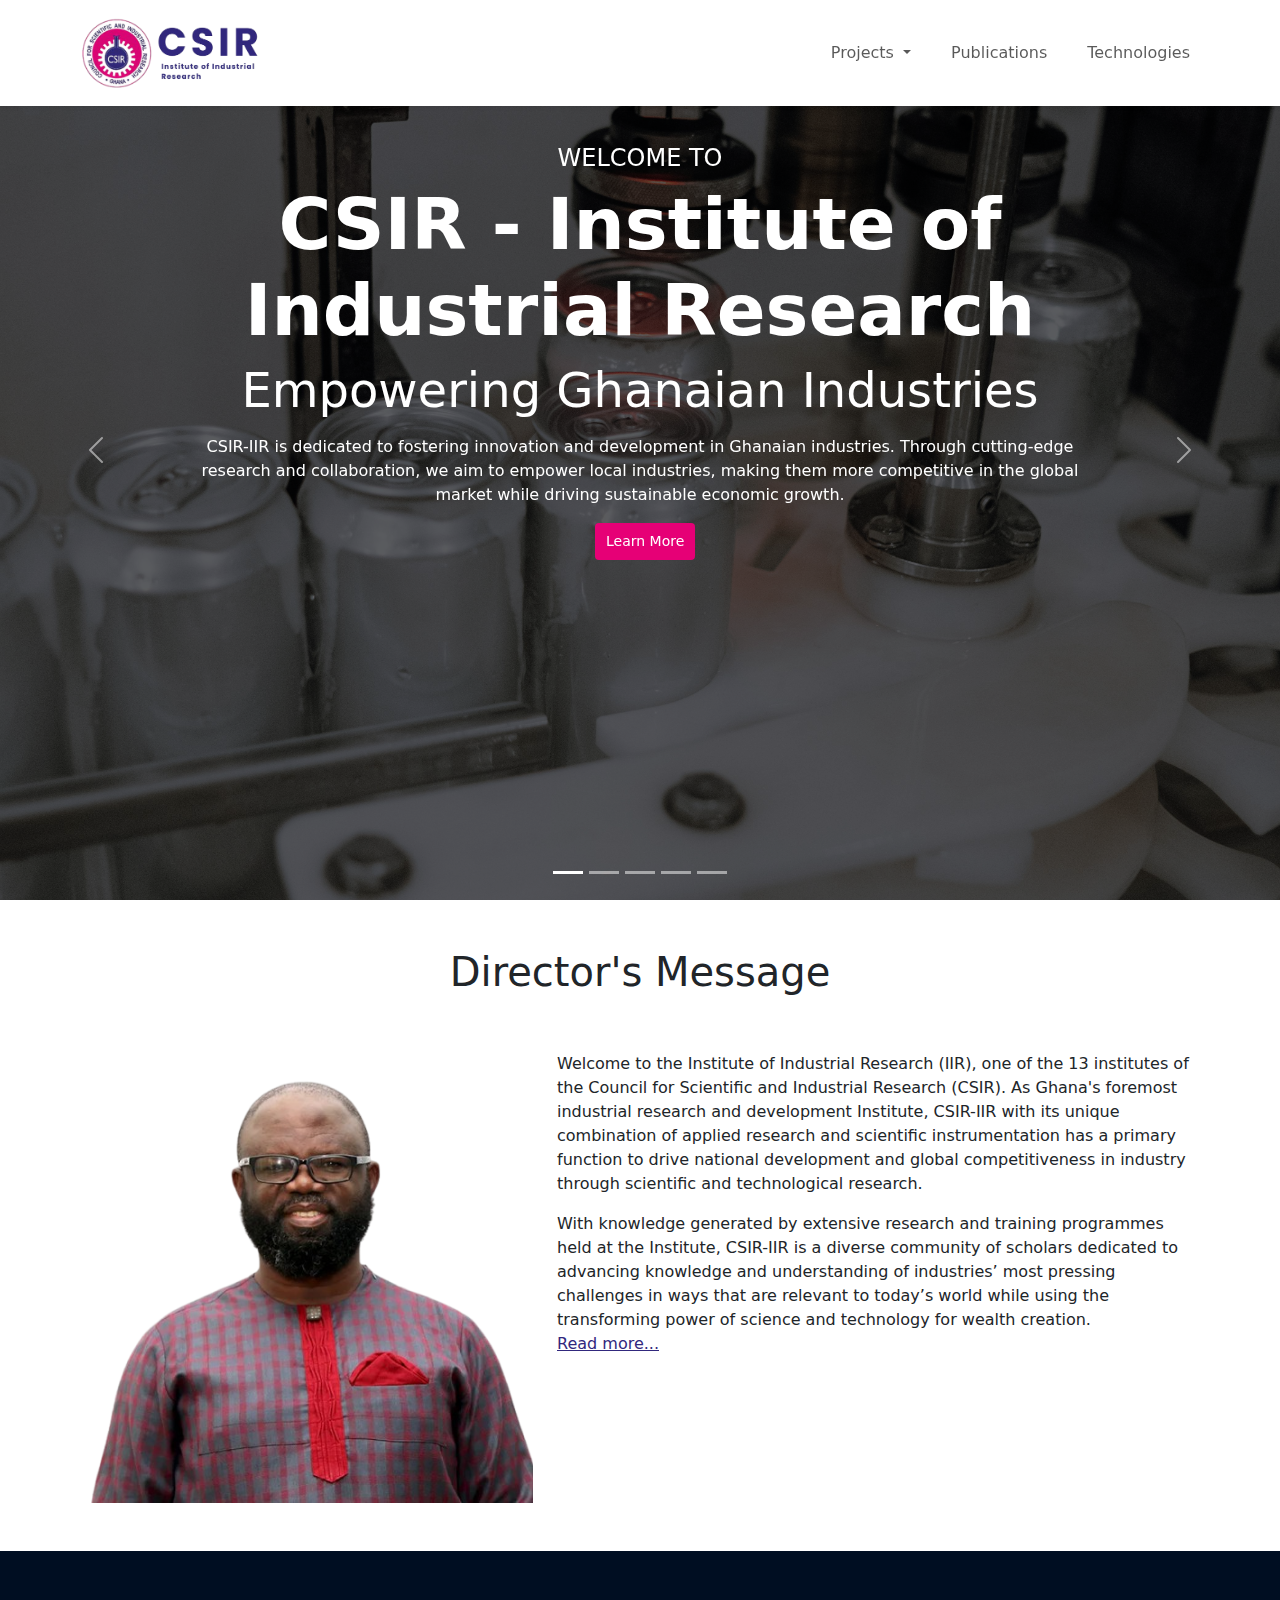
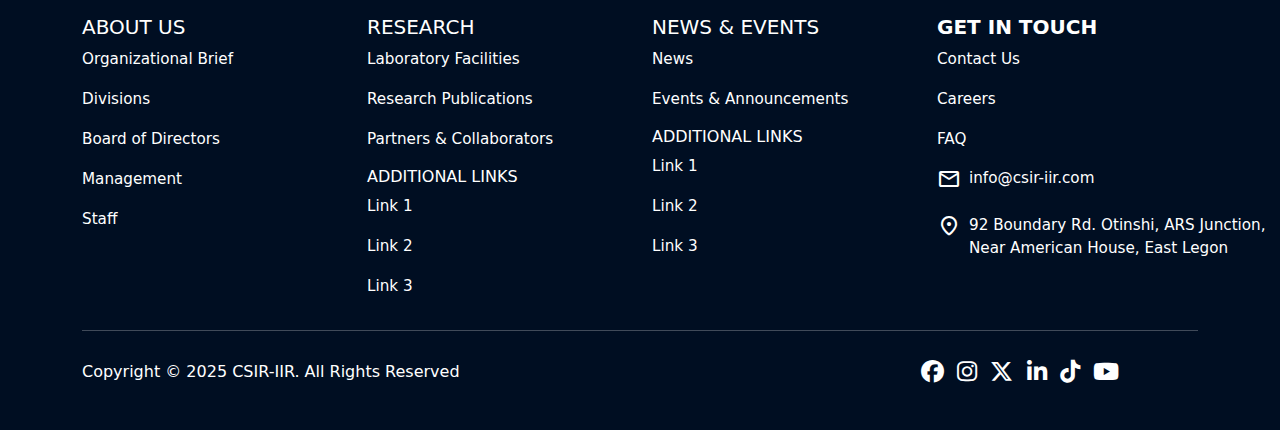
<file: index.html>
<!DOCTYPE html>
<html lang="en">
  <head>
    <meta charset="UTF-8" />
    <meta name="viewport" content="width=device-width, initial-scale=1.0" />
    <title>CSIR - Institute of Industrial Research</title>
    <link rel="stylesheet" href="./assets/css/style.css" />
    <link
      rel="shortcut icon"
      href="./assets/images/csir.png"
      type="image/x-icon"
    />

    <!-- ICONS -->
    <link
      rel="stylesheet"
      href="https://fonts.googleapis.com/css2?family=Material+Symbols+Rounded:opsz,wght,FILL,GRAD@24,400,0..1,0"
    />
    <link
      rel="stylesheet"
      href="https://cdnjs.cloudflare.com/ajax/libs/font-awesome/6.7.2/css/all.min.css"
      integrity="sha512-Evv84Mr4kqVGRNSgIGL/F/aIDqQb7xQ2vcrdIwxfjThSH8CSR7PBEakCr51Ck+w+/U6swU2Im1vVX0SVk9ABhg=="
      crossorigin="anonymous"
      referrerpolicy="no-referrer"
    />

    <!-- CSS FRAMEWORK -->
    <link
      href="https://cdn.jsdelivr.net/npm/bootstrap@5.3.3/dist/css/bootstrap.min.css"
      rel="stylesheet"
      integrity="sha384-QWTKZyjpPEjISv5WaRU9OFeRpok6YctnYmDr5pNlyT2bRjXh0JMhjY6hW+ALEwIH"
      crossorigin="anonymous"
    />
    <script
      defer
      src="https://cdn.jsdelivr.net/npm/bootstrap@5.3.3/dist/js/bootstrap.bundle.min.js"
      integrity="sha384-YvpcrYf0tY3lHB60NNkmXc5s9fDVZLESaAA55NDzOxhy9GkcIdslK1eN7N6jIeHz"
      crossorigin="anonymous"
    ></script>
  </head>
  <body>
    <!-- <nav class="navbar navbar-expand-md bg-white fixed-top shadow-sm">
      <div class="container">
        <a href="#" class="navbar-brand"
          ><img src="./assets/images/logo.png" class="navbar-brand" alt=""
        /></a>
        <button
          class="navbar-toggler"
          data-bs-toggle="collapse"
          data-bs-target="#nav"
          aria-controls="nav"
          aria-label="Expand Navigation"
        >
          <span class="navbar-toggler-icon"></span>
        </button>
        <div class="collapse navbar-collapse justify-content-end" id="nav">
          <ul class="navbar-nav nav d-flex gap-4">
            <li class="nav-item dropdown">
              <a
                class="nav-link dropdown-toggle footer-link"
                href="#"
                id="navbarDropdown"
                role="button"
                data-bs-toggle="dropdown"
                aria-expanded="false"
              >
                Projects
              </a>
              <ul
                class="dropdown-menu dropdown-menu-light"
                aria-labelledby="navbarDropdown"
              >
                <li><a class="dropdown-item" href="#">Ongoing Projects</a></li>
                <li>
                  <a class="dropdown-item" href="#">Completed Projects</a>
                </li>
              </ul>
            </li>
            <li class="nav-item">
              <a class="nav-link" href="/pages/publications.html"
                >Publications</a
              >
            </li>
            <li class="nav-item">
              <a class="nav-link" href="#">Technologies</a>
            </li>
          </ul>
        </div>
      </div>
    </nav> -->

    <nav class="navbar navbar-expand-md bg-white fixed-top shadow-sm">
      <div class="container">
        <a href="#" class="navbar-brand">
          <img src="/assets/images/logo.png" class="navbar-brand" alt="" />
        </a>
        <button
          class="navbar-toggler"
          type="button"
          data-bs-toggle="offcanvas"
          data-bs-target="#sidebarNav"
          aria-controls="sidebarNav"
        >
          <span class="navbar-toggler-icon"></span>
        </button>
        <div class="d-none d-lg-block">
          <ul class="navbar-nav nav d-flex gap-4">
            <li class="nav-item dropdown">
              <a
                class="nav-link dropdown-toggle footer-link"
                href="#"
                id="navbarDropdown"
                role="button"
                data-bs-toggle="dropdown"
                aria-expanded="false"
              >
                Projects
              </a>
              <ul
                class="dropdown-menu dropdown-menu-light"
                aria-labelledby="navbarDropdown"
              >
                <li><a class="dropdown-item" href="#">Ongoing Projects</a></li>
                <li>
                  <a class="dropdown-item" href="#">Completed Projects</a>
                </li>
              </ul>
            </li>
            <li class="nav-item">
              <a class="nav-link" href="/pages/publications.html"
                >Publications</a
              >
            </li>
            <li class="nav-item">
              <a class="nav-link" href="#">Technologies</a>
            </li>
          </ul>
        </div>
      </div>
    </nav>

    <!-- Sidebar Offcanvas Menu -->
    <div class="offcanvas offcanvas-end" tabindex="-1" id="sidebarNav">
      <div class="offcanvas-header">
        <h5 class="offcanvas-title fs-3 fw-bold">Menu</h5>
        <button
          type="button"
          class="btn-close btn-close-white"
          data-bs-dismiss="offcanvas"
          aria-label="Close"
        ></button>
      </div>
      <div class="container offcanvas-body">
        <ul class="navbar-nav nav d-flex gap-4">
          <li class="nav-item">
            <a class="nav-link" href="/index.html">Home</a>
          </li>
          <li class="nav-item">
            <a class="nav-link" href="/pages/about.html"
              >Organizational Brief</a
            >
          </li>
          <li class="nav-item">
            <a class="nav-link" href="/pages/divisions.html">Divisions</a>
          </li>
          <li class="nav-item">
            <a class="nav-link" href="/pages/news.html">Staff</a>
          </li>
          <li class="nav-item">
            <a class="nav-link" href="/pages/laboratory-facilities.html"
              >Laboratory Facilities</a
            >
          </li>
          <li class="nav-item">
            <a class="nav-link" href="/pages/news.html">News</a>
          </li>
        </ul>
      </div>
    </div>

    <div id="hero-carousel" class="carousel slide" data-bs-ride="carousel">
      <div class="carousel-indicators">
        <button
          type="button"
          data-bs-target="#hero-carousel"
          data-bs-slide-to="0"
          class="active"
          aria-current="true"
          aria-label="Slide 1"
        ></button>
        <button
          type="button"
          data-bs-target="#hero-carousel"
          data-bs-slide-to="1"
          aria-label="Slide 2"
        ></button>
        <button
          type="button"
          data-bs-target="#hero-carousel"
          data-bs-slide-to="2"
          aria-label="Slide 3"
        ></button>
        <button
          type="button"
          data-bs-target="#hero-carousel"
          data-bs-slide-to="3"
          aria-label="Slide 4"
        ></button>
        <button
          type="button"
          data-bs-target="#hero-carousel"
          data-bs-slide-to="4"
          aria-label="Slide 5"
        ></button>
      </div>
      <div class="carousel-inner">
        <div class="carousel-item active c-item">
          <img
            src="./assets/images/image-1.jpg"
            class="d-block w-100 c-img"
            alt="..."
          />
          <div class="carousel-caption top-0 pt-5 mt-5">
            <h2 class="mt-5 fs-4 text-uppercase">Welcome to</h2>
            <h1 class="display-2 fw-bolder">
              CSIR - Institute of Industrial Research
            </h1>
            <p class="display-5">Empowering Ghanaian Industries</p>
            <p class="">
              CSIR-IIR is dedicated to fostering innovation and development in
              Ghanaian industries. Through cutting-edge research and
              collaboration, we aim to empower local industries, making them
              more competitive in the global market while driving sustainable
              economic growth.
            </p>
            <a
              href="/pages/about.html"
              class="btn btn-sm text-center learn-more-btn d-none d-md-block"
            >
              Learn More
            </a>
          </div>
        </div>
        <div class="carousel-item c-item">
          <img
            src="./assets/images/image-2.jpg"
            class="d-block w-100 c-img"
            alt="..."
          />
          <div class="carousel-caption top-0 pt-5 mt-5">
            <h2 class="mt-5 fs-4 text-uppercase">Welcome to</h2>
            <h1 class="display-2 fw-bolder">
              CSIR - Institute of Industrial Research
            </h1>
            <p class="display-5">Empowering Ghanaian Industries</p>
            <p class="">
              CSIR-IIR is dedicated to fostering innovation and development in
              Ghanaian industries. Through cutting-edge research and
              collaboration, we aim to empower local industries, making them
              more competitive in the global market while driving sustainable
              economic growth.
            </p>
            <a
              href="/pages/about.html"
              class="btn btn-sm text-center learn-more-btn d-none d-md-block"
            >
              Learn More
            </a>
          </div>
        </div>
        <div class="carousel-item c-item">
          <img
            src="./assets/images/image-3.jpg"
            class="d-block w-100 c-img"
            alt="..."
          />
          <div class="carousel-caption top-0 pt-5 mt-5">
            <h2 class="mt-5 fs-4 text-uppercase">Welcome to</h2>
            <h1 class="display-2 fw-bolder">
              CSIR - Institute of Industrial Research
            </h1>
            <p class="display-5">Empowering Ghanaian Industries</p>
            <p class="">
              CSIR-IIR is dedicated to fostering innovation and development in
              Ghanaian industries. Through cutting-edge research and
              collaboration, we aim to empower local industries, making them
              more competitive in the global market while driving sustainable
              economic growth.
            </p>
            <a
              href="/pages/about.html"
              class="btn btn-sm text-center learn-more-btn d-none d-md-block"
            >
              Learn More
            </a>
          </div>
        </div>
        <div class="carousel-item c-item">
          <img
            src="./assets/images/image-4.jpg"
            class="d-block w-100 c-img"
            alt="..."
          />
          <div class="carousel-caption top-0 pt-5 mt-5">
            <h2 class="mt-5 fs-4 text-uppercase">Welcome to</h2>
            <h1 class="display-2 fw-bolder">
              CSIR - Institute of Industrial Research
            </h1>
            <p class="display-5">Empowering Ghanaian Industries</p>
            <p class="">
              CSIR-IIR is dedicated to fostering innovation and development in
              Ghanaian industries. Through cutting-edge research and
              collaboration, we aim to empower local industries, making them
              more competitive in the global market while driving sustainable
              economic growth.
            </p>
            <a
              href="/pages/about.html"
              class="btn btn-sm text-center learn-more-btn d-none d-md-block"
            >
              Learn More
            </a>
          </div>
        </div>
        <div class="carousel-item c-item">
          <img
            src="./assets/images/image-5.jpg"
            class="d-block w-100 c-img"
            alt="..."
          />
          <div class="carousel-caption top-0 pt-5 mt-5">
            <h2 class="mt-5 fs-4 text-uppercase">Welcome to</h2>
            <h1 class="display-2 fw-bolder">
              CSIR - Institute of Industrial Research
            </h1>
            <p class="display-5">Empowering Ghanaian Industries</p>
            <p class="">
              CSIR-IIR is dedicated to fostering innovation and development in
              Ghanaian industries. Through cutting-edge research and
              collaboration, we aim to empower local industries, making them
              more competitive in the global market while driving sustainable
              economic growth.
            </p>
            <a
              href="/pages/about.html"
              class="btn btn-sm text-center learn-more-btn d-none d-md-block"
            >
              Learn More
            </a>
          </div>
        </div>
        <button
          class="carousel-control-prev"
          type="button"
          data-bs-target="#hero-carousel"
          data-bs-slide="prev"
        >
          <span class="carousel-control-prev-icon" aria-hidden="true"></span>
          <span class="visually-hidden">Previous</span>
        </button>
        <button
          class="carousel-control-next"
          type="button"
          data-bs-target="#hero-carousel"
          data-bs-slide="next"
        >
          <span class="carousel-control-next-icon" aria-hidden="true"></span>
          <span class="visually-hidden">Next</span>
        </button>
      </div>
    </div>

    <!-- MAIN SECTION -->
    <main>
      <div class="container">
        <div class="row">
          <h1 class="p-5 text-center">Director's Message</h1>
          <div class="col-md-12 col-lg-5">
            <img
              src="./assets/images/dir-francis.png"
              class="mx-auto dir-img"
              alt=""
            />
          </div>
          <div class="col-md-12 col-lg-7">
            <p>
              Welcome to the Institute of Industrial Research (IIR), one of the
              13 institutes of the Council for Scientific and Industrial
              Research (CSIR). As Ghana's foremost industrial research and
              development Institute, CSIR-IIR with its unique combination of
              applied research and scientific instrumentation has a primary
              function to drive national development and global competitiveness
              in industry through scientific and technological research.
            </p>

            <p>
              With knowledge generated by extensive research and training
              programmes held at the Institute, CSIR-IIR is a diverse community
              of scholars dedicated to advancing knowledge and understanding of
              industries’ most pressing challenges in ways that are relevant to
              today’s world while using the transforming power of science and
              technology for wealth creation. <br />
              <a class="read-more stretched-link">Read more...</a>
            </p>
            <div class="dir-message-more" id="more">
              <p>
                The Institute remains a hub of vibrant research activities
                through Seven (7) core research divisions made up of specialist
                scientists, engineers and technologists who work in an
                interdisciplinary fashion with colleagues from sister
                institutes, private sector and a broad spectrum of stakeholders.
              </p>
              <p>
                We encourage you to explore the breadth of information available
                on this website detailing research and training programmes
                available. We are an ardent believer in the Public-Private
                Partnership (PPP) business model and therefore use this
                opportunity to invite individuals, educational institutions,
                corporate organizations and philanthropists for partnerships and
                collaborations to support research in order to deliver on
                pending projects and programmes.
              </p>
              <p>
                The expectation is to expand the frontiers of knowledge and also
                offer individuals, educational institutions, corporate
                organisations and philanthropists the opportunity to contribute
                to a more vibrant growth in today’s industrial world. <br />
                Thank you for your time and interest in the CSIR-Institute of
                Industrial Research and hope you find the contents on our
                website useful.
              </p>
            </div>
          </div>
        </div>
      </div>
    </main>

    <!-- FOOTER -->
    <footer class="dark-bg text-white pt-5 pb-4">
      <div class="container text-md-left justify-content-center">
        <div class="row text-md-left justify-content-center">
          <div class="col-md-12 col-lg-3 col-xl-3 mx-auto mt-3">
            <h5 class="text-uppercase font-weight-bold">ABOUT US</h5>
            <p class="footer-list">
              <a href="/pages/about.html" class="footer-link text-white"
                >Organizational Brief</a
              >
            </p>
            <p class="footer-list">
              <a href="/pages/divisions.html" class="footer-link text-white"
                >Divisions</a
              >
            </p>
            <p class="footer-list">
              <a href="#" class="footer-link text-white">Board of Directors</a>
            </p>
            <p class="footer-list">
              <a href="/pages/management.html" class="footer-link text-white"
                >Management</a
              >
            </p>
            <p class="footer-list">
              <a href="/pages/staff.html" class="footer-link text-white"
                >Staff</a
              >
            </p>
          </div>

          <div class="col-md-12 col-lg-3 col-xl-3 mx-auto mt-3">
            <h5 class="text-uppercase font-weight-bold">Research</h5>
            <p class="footer-list">
              <a
                href="/pages/laboratory-facilities.html"
                class="footer-link text-white"
                >Laboratory Facilities</a
              >
            </p>
            <p class="footer-list">
              <a href="/pages/publications.html" class="footer-link text-white"
                >Research Publications</a
              >
            </p>
            <p class="footer-list">
              <a href="#" class="footer-link text-white"
                >Partners & Collaborators</a
              >
            </p>
            <div class="row">
              <h5 class="text-uppercase fs-6 font-weight-bold">
                Additional Links
              </h5>

              <p class="footer-list">
                <a href="#" class="footer-link text-white">Link 1</a>
              </p>
              <p class="footer-list">
                <a href="#" class="footer-link text-white">Link 2</a>
              </p>
              <p class="footer-list">
                <a href="#" class="footer-link text-white">Link 3</a>
              </p>
            </div>
          </div>

          <div class="col-md-12 col-lg-3 col-xl-3 mx-auto mt-3">
            <h5 class="text-uppercase font-weight-bold">News & Events</h5>
            <p class="footer-list">
              <a href="/pages/news.html" class="footer-link text-white">News</a>
            </p>
            <p class="footer-list">
              <a href="#" class="footer-link text-white"
                >Events & Announcements</a
              >
            </p>
            <div class="row">
              <h5 class="text-uppercase fs-6 font-weight-bold">
                Additional Links
              </h5>

              <p class="footer-list">
                <a href="#" class="footer-link text-white">Link 1</a>
              </p>
              <p class="footer-list">
                <a href="#" class="footer-link text-white">Link 2</a>
              </p>
              <p class="footer-list">
                <a href="#" class="footer-link text-white">Link 3</a>
              </p>
            </div>
          </div>

          <div class="col-md-12 col-lg-3 col-xl-3 mx-auto mt-3">
            <h5 class="text-uppercase fw-bold">Get In Touch</h5>
            <p class="footer-list">
              <a href="/pages/contact_us.html" class="footer-link text-white"
                >Contact Us</a
              >
            </p>
            <p class="footer-list">
              <a href="#" class="footer-link text-white">Careers</a>
            </p>
            <p class="footer-list">
              <a href="/pages/faq.html" class="footer-link text-white">FAQ</a>
            </p>
            <p class="text-white footer-link">
              <span class="material-symbols-rounded pe-2"> mail </span>
              <span class="position-absolute">info@csir-iir.com</span>
            </p>
            <p class="text-white footer-link">
              <span class="material-symbols-rounded pe-2"> location_on </span>
              <span class="position-absolute"
                ><a
                  href="https://maps.app.goo.gl/pXSfc7gijjdzoppE9"
                  target="_blank"
                  class="text-decoration-none text-white"
                  >92 Boundary Rd. Otinshi, ARS Junction, Near American House,
                  East Legon</a
                ></span
              >
            </p>
          </div>
        </div>

        <div class="row">
          <div class="col-md-12 col-lg-3 col-xl-3"></div>
        </div>

        <hr class="mb-4" />

        <div class="row align-items-center">
          <div class="col-md-7 col-lg-8">
            <p>Copyright &copy 2025 CSIR-IIR. All Rights Reserved</p>
            <a href="#"></a>
          </div>

          <div class="col-md-5 col-lg-4">
            <div class="text-center text-md-right">
              <ul class="list-unstyled list-inline">
                <li class="list-inline-item">
                  <a
                    href="https://www.facebook.com/profile.php?id=100069846069125"
                    target="_blank"
                    class="btn-floating btn-sm text-white socials"
                    ><i class="fab fa-facebook"></i
                  ></a>
                </li>
                <li class="list-inline-item">
                  <a
                    href="https://www.instagram.com/csir_iir?igsh=MTFxYXp0cmdrMWZsYw=="
                    target="_blank"
                    class="btn-floating btn-sm text-white socials"
                    ><i class="fab fa-instagram"></i
                  ></a>
                </li>
                <li class="list-inline-item">
                  <a
                    href="https://x.com/csir_iir"
                    target="_blank"
                    class="btn-floating btn-sm text-white socials"
                    ><i class="fab fa-x-twitter"></i
                  ></a>
                </li>
                <li class="list-inline-item">
                  <a
                    href="https://www.linkedin.com/company/csir---institute-of-industrial-research/"
                    target="_blank"
                    class="btn-floating btn-sm text-white socials"
                    ><i class="fab fa-linkedin-in"></i
                  ></a>
                </li>
                <li class="list-inline-item">
                  <a
                    href="https://www.tiktok.com/@csir_iir?_t=ZM-8uBHSAYtVaf&_r=1"
                    target="_blank"
                    class="btn-floating btn-sm text-white socials"
                    ><i class="fab fa-tiktok"></i
                  ></a>
                </li>
                <li class="list-inline-item">
                  <a
                    href="https://youtube.com/@csir-iir?si=WS9iBqyUGMmBaXPC"
                    target="_blank"
                    class="btn-floating btn-sm text-white socials"
                    ><i class="fab fa-youtube"></i
                  ></a>
                </li>
              </ul>
            </div>
          </div>
        </div>
      </div>
    </footer>

    <button
      class="btn d-block d-lg-none btn-floating floating-call-btn text-center shadow"
    >
      <a href="tel:+2330302500195"
        ><span class="material-symbols-rounded text-white"> call </span></a
      >
    </button>

    <script src="./assets/js/script.js"></script>
  </body>
</html>
</file>
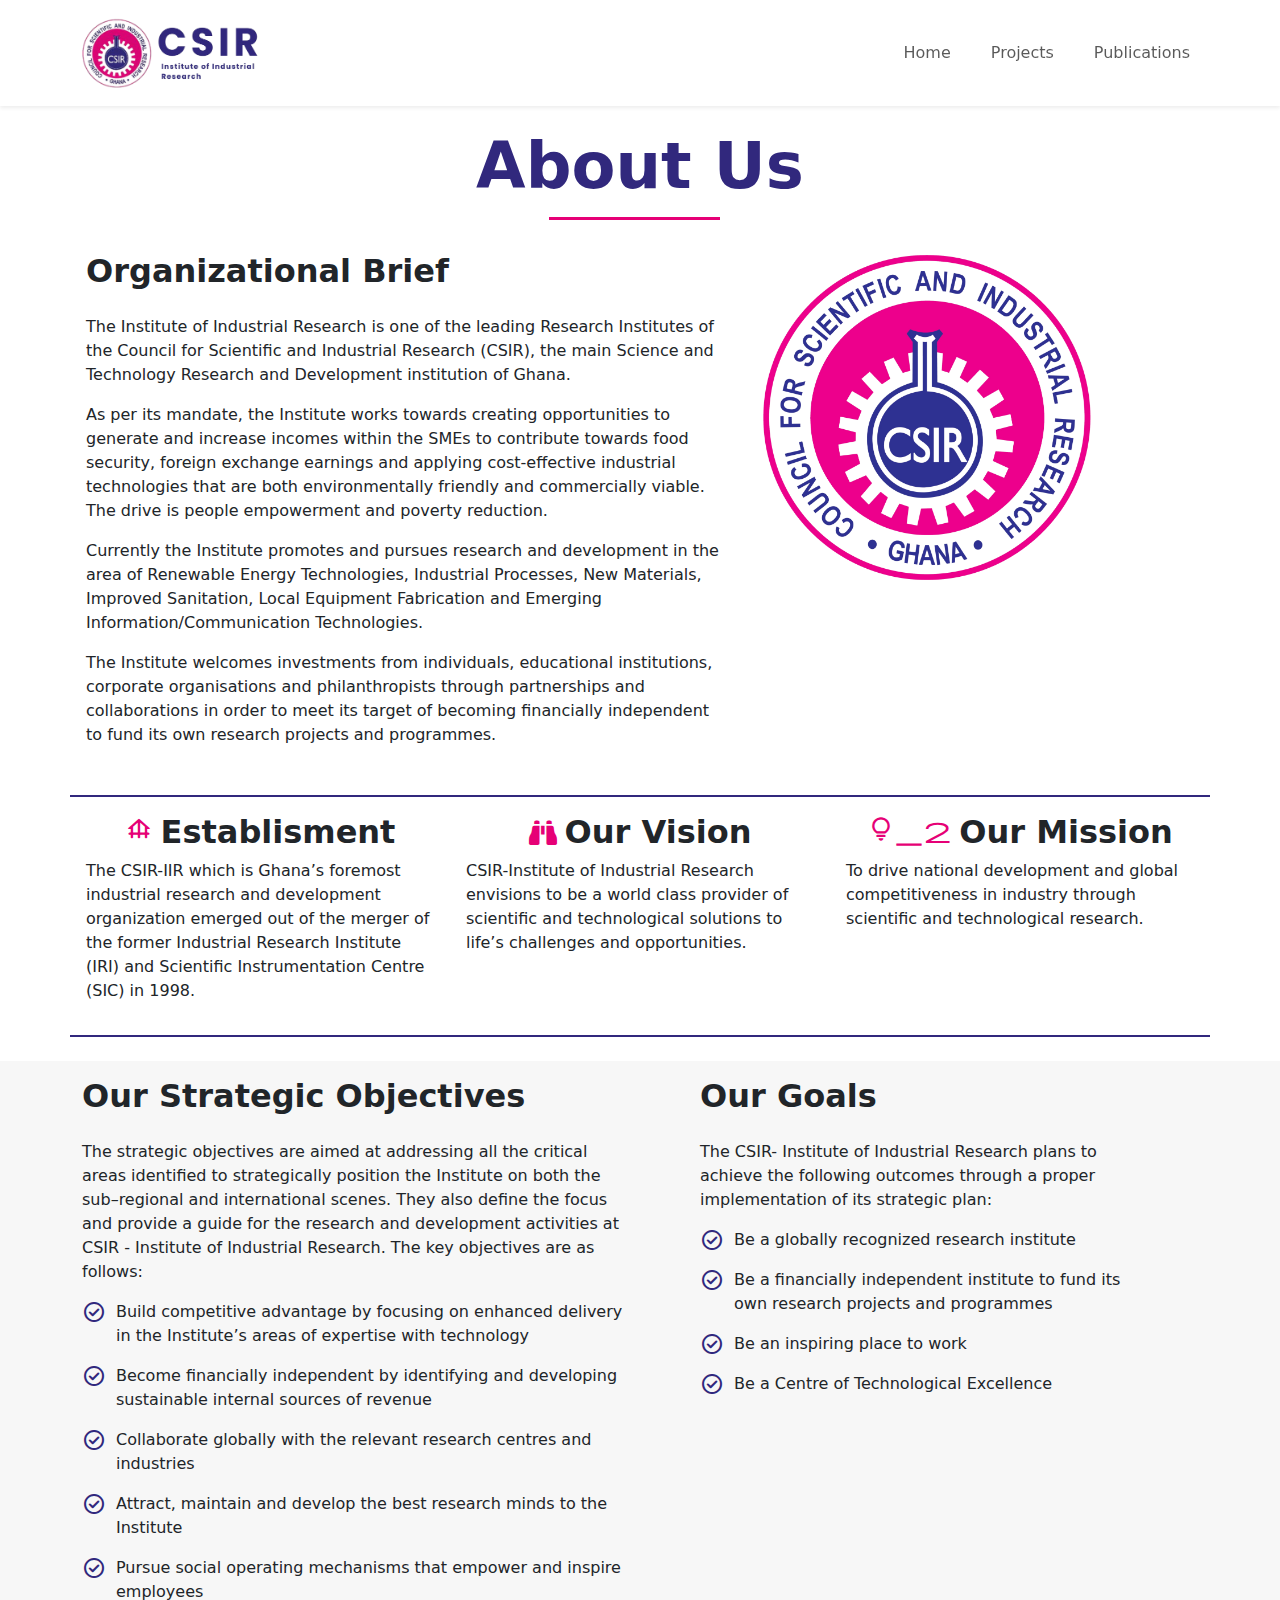
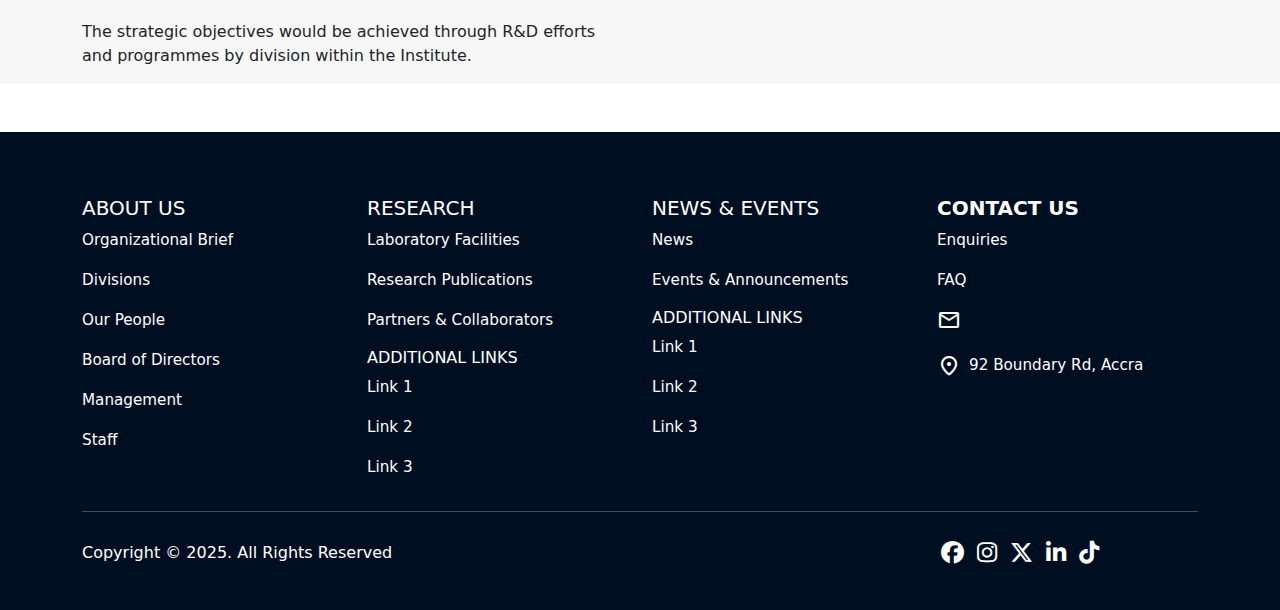
<file: pages/about.html>
<!DOCTYPE html>
<html lang="en">
  <head>
    <meta charset="UTF-8" />
    <meta name="viewport" content="width=device-width, initial-scale=1.0" />
    <title>CSIR - Institute of Industrial Research</title>
    <link rel="stylesheet" href="/assets/css/style.css" />
    <link
      rel="shortcut icon"
      href="/assets/images/csir.png"
      type="image/x-icon"
    />

    <!-- ICONS -->
    <link
      rel="stylesheet"
      href="https://fonts.googleapis.com/css2?family=Material+Symbols+Rounded:opsz,wght,FILL,GRAD@24,400,0..1,0"
    />
    <link
      rel="stylesheet"
      href="https://cdnjs.cloudflare.com/ajax/libs/font-awesome/6.7.2/css/all.min.css"
      integrity="sha512-Evv84Mr4kqVGRNSgIGL/F/aIDqQb7xQ2vcrdIwxfjThSH8CSR7PBEakCr51Ck+w+/U6swU2Im1vVX0SVk9ABhg=="
      crossorigin="anonymous"
      referrerpolicy="no-referrer"
    />

    <!-- CSS FRAMEWORK -->
    <link
      href="https://cdn.jsdelivr.net/npm/bootstrap@5.3.3/dist/css/bootstrap.min.css"
      rel="stylesheet"
      integrity="sha384-QWTKZyjpPEjISv5WaRU9OFeRpok6YctnYmDr5pNlyT2bRjXh0JMhjY6hW+ALEwIH"
      crossorigin="anonymous"
    />
    <script
      defer
      src="https://cdn.jsdelivr.net/npm/bootstrap@5.3.3/dist/js/bootstrap.bundle.min.js"
      integrity="sha384-YvpcrYf0tY3lHB60NNkmXc5s9fDVZLESaAA55NDzOxhy9GkcIdslK1eN7N6jIeHz"
      crossorigin="anonymous"
    ></script>
  </head>
  <body>
    <nav
      class="navbar navbar-expand-sm navbar-light bg-white shadow-sm fixed-top"
    >
      <div class="container">
        <a href="/index.html" class="navbar-brand"
          ><img src="/assets/images/logo.png" class="navbar-brand" alt=""
        /></a>
        <button
          class="navbar-toggler d-lg-none"
          type="button"
          data-bs-toggle="collapse"
          data-bs-target="#collapsibleNavId"
          aria-controls="collapsibleNavId"
          aria-expanded="false"
          aria-label="Toggle navigation"
        >
          <span class="navbar-toggler-icon"></span>
        </button>
        <div
          class="collapse navbar-collapse justify-content-end"
          id="collapsibleNavId"
        >
          <ul class="navbar-nav nav d-flex gap-4">
            <li class="nav-item">
              <a class="nav-link" href="/index.html">Home</a>
            </li>
            <li class="nav-item">
              <a class="nav-link" href="#">Projects</a>
            </li>
            <li class="nav-item">
              <a class="nav-link" href="#">Publications</a>
            </li>
          </ul>
        </div>
      </div>
    </nav>

    <main>
      <div class="container">
        <div class="row main-section">
          <h2
            class="p-3 display-3 text-capitalize text-center fw-bolder p-text-color underline-text"
          >
            About Us
          </h2>
        </div>
        <div class="row">
          <div class="p-3 col-md-12 col-lg-7 col-xl-7">
            <h2 class="pb-3 mt-2 fs-2 fw-bold">Organizational Brief</h2>
            <p class="fs-6">
              The Institute of Industrial Research is one of the leading
              Research Institutes of the Council for Scientific and Industrial
              Research (CSIR), the main Science and Technology Research and
              Development institution of Ghana.
            </p>
            <p class="fs-6">
              As per its mandate, the Institute works towards creating
              opportunities to generate and increase incomes within the SMEs to
              contribute towards food security, foreign exchange earnings and
              applying cost-effective industrial technologies that are both
              environmentally friendly and commercially viable. The drive is
              people empowerment and poverty reduction.
            </p>
            <p class="fs-6">
              Currently the Institute promotes and pursues research and
              development in the area of Renewable Energy Technologies,
              Industrial Processes, New Materials, Improved Sanitation, Local
              Equipment Fabrication and Emerging Information/Communication
              Technologies.
            </p>
            <p class="fs-6">
              The Institute welcomes investments from individuals, educational
              institutions, corporate organisations and philanthropists through
              partnerships and collaborations in order to meet its target of
              becoming financially independent to fund its own research projects
              and programmes.
            </p>
          </div>
          <div class="p-3 col-md-12 col-lg-4 col-xl-4 logo-c d-none d-lg-block">
            <img
              src="/assets/images/csir_logo-original.png"
              class="original-logo"
              alt=""
            />
          </div>
        </div>
        <div class="row mt-3">
          <div class="col-md-12 col-lg-4 col-xl-4 p-3 custom-border">
            <h4 class="text-center fs-2 fw-bold">
              <span class="material-symbols-rounded pe-2 fs-3 pink-text">
                foundation </span
              >Establisment
            </h4>
            <p class="fs-6 text-left">
              The CSIR-IIR which is Ghana’s foremost industrial research and
              development organization emerged out of the merger of the former
              Industrial Research Institute (IRI) and Scientific Instrumentation
              Centre (SIC) in 1998.
            </p>
          </div>
          <div class="col-md-12 col-lg-4 col-xl-4 p-3 custom-border">
            <h4 class="text-center fs-2 fw-bold">
              <i class="fa-solid fa-binoculars pe-2 fs-3 pink-text"></i>Our
              Vision
            </h4>
            <p class="fs-6">
              CSIR-Institute of Industrial Research envisions to be a world
              class provider of scientific and technological solutions to life’s
              challenges and opportunities.
            </p>
          </div>
          <div class="col-md-12 col-lg-4 col-xl-4 p-3 custom-border">
            <h4 class="text-center fs-2 fw-bold">
              <span class="material-symbols-rounded pe-2 fs-3 pink-text">
                lightbulb_2 </span
              >Our Mission
            </h4>
            <p class="fs-6 text-left">
              To drive national development and global competitiveness in
              industry through scientific and technological research.
            </p>
          </div>
        </div>
      </div>

      <section class="mb-5 goals-section">
        <div class="container">
          <div class="row mt-4 pt-2 pb-3">
            <div class="col-md-12 col-lg-6 col-xl-6 me-5">
              <h2 class="pb-3 mt-2 fs-2 fw-bold">Our Strategic Objectives</h2>
              <p class="fs-6">
                The strategic objectives are aimed at addressing all the
                critical areas identified to strategically position the
                Institute on both the sub–regional and international scenes.
                They also define the focus and provide a guide for the research
                and development activities at CSIR - Institute of Industrial
                Research. The key objectives are as follows:
              </p>
              <p class="feature-item">
                <span
                  class="material-symbols-rounded feature-icon"
                  aria-hidden="true"
                  >check_circle</span
                >

                <span class="fs-6"
                  >Build competitive advantage by focusing on enhanced delivery
                  in the Institute’s areas of expertise with technology</span
                >
              </p>
              <p class="feature-item">
                <span
                  class="material-symbols-rounded feature-icon"
                  aria-hidden="true"
                  >check_circle</span
                >

                <span class="fs-6"
                  >Become financially independent by identifying and developing
                  sustainable internal sources of revenue</span
                >
              </p>
              <p class="feature-item">
                <span
                  class="material-symbols-rounded feature-icon"
                  aria-hidden="true"
                  >check_circle</span
                >

                <span class="fs-6"
                  >Collaborate globally with the relevant research centres and
                  industries</span
                >
              </p>
              <p class="feature-item">
                <span
                  class="material-symbols-rounded feature-icon"
                  aria-hidden="true"
                  >check_circle</span
                >

                <span class="fs-6"
                  >Attract, maintain and develop the best research minds to the
                  Institute</span
                >
              </p>
              <p class="feature-item">
                <span
                  class="material-symbols-rounded feature-icon"
                  aria-hidden="true"
                  >check_circle</span
                >

                <span class="fs-6"
                  >Pursue social operating mechanisms that empower and inspire
                  employees</span
                >
              </p>
              <span class="fs-6"
                >The strategic objectives would be achieved through R&D efforts
                and programmes by division within the Institute.</span
              >
            </div>
            <div class="col-md-12 col-lg-5 col-xl-5">
              <h2 class="pb-3 mt-2 fs-2 fw-bold">Our Goals</h2>
              <p class="fs-6">
                The CSIR- Institute of Industrial Research plans to achieve the
                following outcomes through a proper implementation of its
                strategic plan:
              </p>
              <p class="feature-item">
                <span
                  class="material-symbols-rounded feature-icon"
                  aria-hidden="true"
                  >check_circle</span
                >

                <span class="fs-6"
                  >Be a globally recognized research institute</span
                >
              </p>
              <p class="feature-item">
                <span
                  class="material-symbols-rounded feature-icon"
                  aria-hidden="true"
                  >check_circle</span
                >

                <span class="fs-6"
                  >Be a financially independent institute to fund its own
                  research projects and programmes</span
                >
              </p>
              <p class="feature-item">
                <span
                  class="material-symbols-rounded feature-icon"
                  aria-hidden="true"
                  >check_circle</span
                >

                <span class="fs-6">Be an inspiring place to work </span>
              </p>
              <p class="feature-item">
                <span
                  class="material-symbols-rounded feature-icon"
                  aria-hidden="true"
                  >check_circle</span
                >

                <span class="fs-6"
                  >Be a Centre of Technological Excellence</span
                >
              </p>
            </div>
          </div>
        </div>
      </section>
    </main>

    <!-- FOOTER -->
    <footer class="dark-bg text-white pt-5 pb-4">
      <div class="container text-md-left justify-content-center">
        <div class="row text-md-left justify-content-center">
          <div class="col-md-12 col-lg-3 col-xl-3 mx-auto mt-3">
            <h5 class="text-uppercase font-weight-bold">ABOUT US</h5>
            <p class="footer-list">
              <a href="/pages/about.html" class="footer-link text-white"
                >Organizational Brief</a
              >
            </p>
            <p class="footer-list">
              <a href="/pages/divisions.html" class="footer-link text-white"
                >Divisions</a
              >
            </p>
            <p class="footer-list">
              <a href="#" class="footer-link text-white">Our People</a>
            </p>
            <p class="footer-list">
              <a href="#" class="footer-link text-white">Board of Directors</a>
            </p>
            <p class="footer-list">
              <a href="/pages/management.html" class="footer-link text-white"
                >Management</a
              >
            </p>
            <p class="footer-list">
              <a href="/pages/staff.html" class="footer-link text-white"
                >Staff</a
              >
            </p>
          </div>

          <div class="col-md-12 col-lg-3 col-xl-3 mx-auto mt-3">
            <h5 class="text-uppercase font-weight-bold">Research</h5>
            <p class="footer-list">
              <a
                href="/pages/laboratory-facilities.html"
                class="footer-link text-white"
                >Laboratory Facilities</a
              >
            </p>
            <p class="footer-list">
              <a href="/pages/publications.html" class="footer-link text-white"
                >Research Publications</a
              >
            </p>
            <p class="footer-list">
              <a href="#" class="footer-link text-white"
                >Partners & Collaborators</a
              >
            </p>
            <div class="row">
              <h5 class="text-uppercase fs-6 font-weight-bold">
                Additional Links
              </h5>

              <p class="footer-list">
                <a href="#" class="footer-link text-white">Link 1</a>
              </p>
              <p class="footer-list">
                <a href="#" class="footer-link text-white">Link 2</a>
              </p>
              <p class="footer-list">
                <a href="#" class="footer-link text-white">Link 3</a>
              </p>
            </div>
          </div>

          <div class="col-md-12 col-lg-3 col-xl-3 mx-auto mt-3">
            <h5 class="text-uppercase font-weight-bold">News & Events</h5>
            <p class="footer-list">
              <a href="/pages/news.html" class="footer-link text-white">News</a>
            </p>
            <p class="footer-list">
              <a href="#" class="footer-link text-white"
                >Events & Announcements</a
              >
            </p>
            <div class="row">
              <h5 class="text-uppercase fs-6 font-weight-bold">
                Additional Links
              </h5>

              <p class="footer-list">
                <a href="#" class="footer-link text-white">Link 1</a>
              </p>
              <p class="footer-list">
                <a href="#" class="footer-link text-white">Link 2</a>
              </p>
              <p class="footer-list">
                <a href="#" class="footer-link text-white">Link 3</a>
              </p>
            </div>
          </div>

          <div class="col-md-12 col-lg-3 col-xl-3 mx-auto mt-3">
            <h5 class="text-uppercase fw-bold">Contact Us</h5>
            <p class="footer-list">
              <a href="#" class="footer-link text-white">Enquiries</a>
            </p>
            <p class="footer-list">
              <a href="#" class="footer-link text-white">FAQ</a>
            </p>
            <p class="text-white footer-link">
              <span class="material-symbols-rounded pe-2"> mail </span>
              <span class="position-absolute"></span>
            </p>
            <p class="text-white footer-link">
              <span class="material-symbols-rounded pe-2"> location_on </span>
              <span class="position-absolute"
                ><a
                  href="https://maps.app.goo.gl/pXSfc7gijjdzoppE9"
                  class="text-decoration-none text-white"
                  >92 Boundary Rd, Accra</a
                ></span
              >
            </p>
          </div>
        </div>

        <div class="row">
          <div class="col-md-12 col-lg-3 col-xl-3"></div>
        </div>

        <hr class="mb-4" />

        <div class="row align-items-center">
          <div class="col-md-7 col-lg-8">
            <p>Copyright &copy 2025. All Rights Reserved</p>
            <a href="#"></a>
          </div>

          <div class="col-md-5 col-lg-4">
            <div class="text-center text-md-right">
              <ul class="list-unstyled list-inline">
                <li class="list-inline-item">
                  <a href="#" class="btn-floating btn-sm text-white socials"
                    ><i class="fab fa-facebook"></i
                  ></a>
                </li>
                <li class="list-inline-item">
                  <a href="#" class="btn-floating btn-sm text-white socials"
                    ><i class="fab fa-instagram"></i
                  ></a>
                </li>
                <li class="list-inline-item">
                  <a href="#" class="btn-floating btn-sm text-white socials"
                    ><i class="fab fa-x-twitter"></i
                  ></a>
                </li>
                <li class="list-inline-item">
                  <a href="#" class="btn-floating btn-sm text-white socials"
                    ><i class="fab fa-linkedin-in"></i
                  ></a>
                </li>
                <li class="list-inline-item">
                  <a href="#" class="btn-floating btn-sm text-white socials"
                    ><i class="fab fa-tiktok"></i
                  ></a>
                </li>
              </ul>
            </div>
          </div>
        </div>
      </div>
    </footer>

    <script src="/assets/js/script.js"></script>
  </body>
</html>
</file>
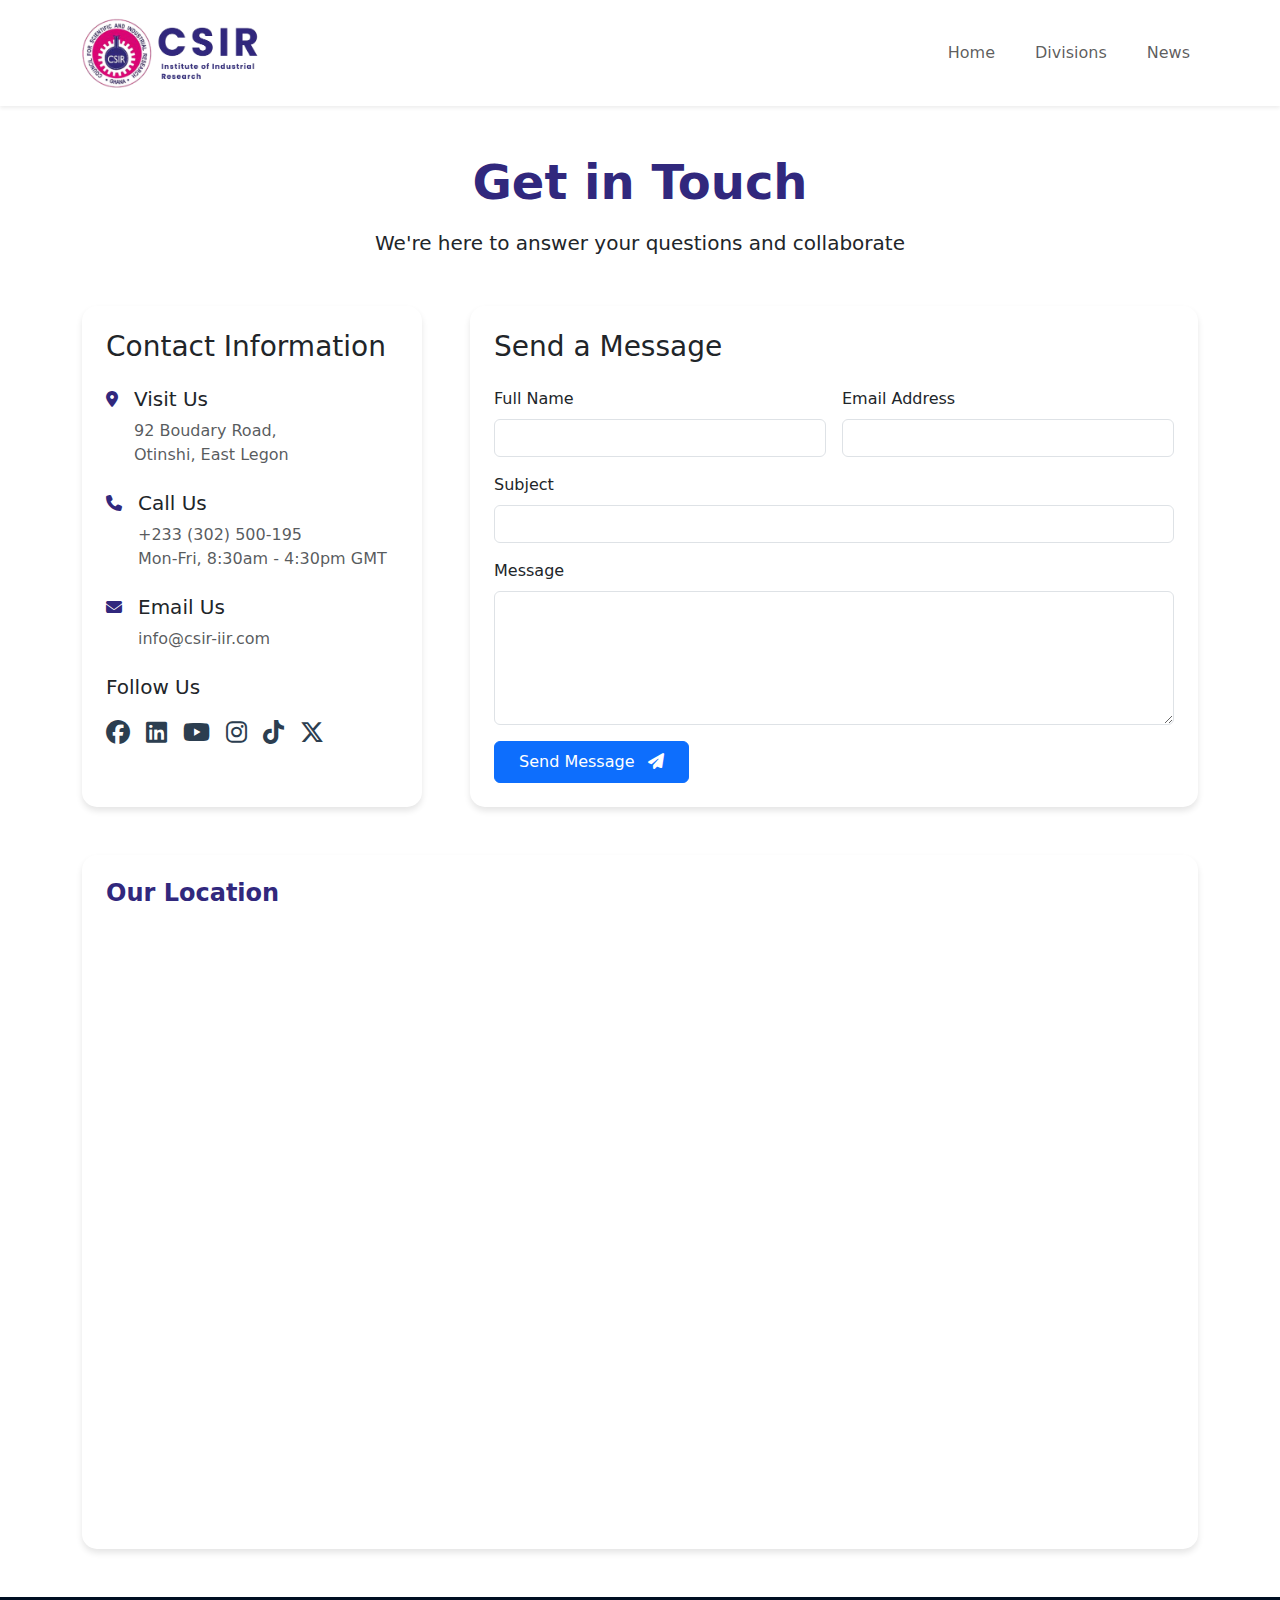
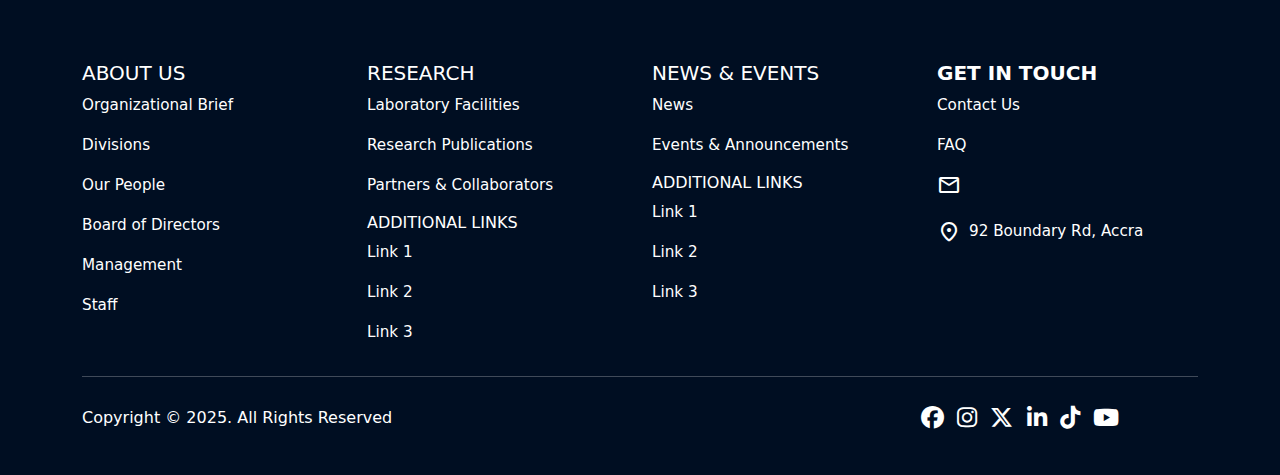
<file: pages/contact_us.html>
<!DOCTYPE html>
<html lang="en">
  <head>
    <meta charset="UTF-8" />
    <meta name="viewport" content="width=device-width, initial-scale=1.0" />
    <title>CSIR - Institute of Industrial Research</title>
    <link rel="stylesheet" href="/assets/css/style.css" />
    <link
      rel="shortcut icon"
      href="/assets/images/csir.png"
      type="image/x-icon"
    />

    <!-- ICONS -->
    <link
      rel="stylesheet"
      href="https://fonts.googleapis.com/css2?family=Material+Symbols+Rounded:opsz,wght,FILL,GRAD@24,400,0..1,0"
    />
    <link
      rel="stylesheet"
      href="https://cdnjs.cloudflare.com/ajax/libs/font-awesome/6.7.2/css/all.min.css"
      integrity="sha512-Evv84Mr4kqVGRNSgIGL/F/aIDqQb7xQ2vcrdIwxfjThSH8CSR7PBEakCr51Ck+w+/U6swU2Im1vVX0SVk9ABhg=="
      crossorigin="anonymous"
      referrerpolicy="no-referrer"
    />

    <!-- CSS FRAMEWORK -->
    <link
      href="https://cdn.jsdelivr.net/npm/bootstrap@5.3.3/dist/css/bootstrap.min.css"
      rel="stylesheet"
      integrity="sha384-QWTKZyjpPEjISv5WaRU9OFeRpok6YctnYmDr5pNlyT2bRjXh0JMhjY6hW+ALEwIH"
      crossorigin="anonymous"
    />
    <script
      defer
      src="https://cdn.jsdelivr.net/npm/bootstrap@5.3.3/dist/js/bootstrap.bundle.min.js"
      integrity="sha384-YvpcrYf0tY3lHB60NNkmXc5s9fDVZLESaAA55NDzOxhy9GkcIdslK1eN7N6jIeHz"
      crossorigin="anonymous"
    ></script>
  </head>
  <body>
    <nav class="navbar navbar-expand-md bg-white shadow-sm">
      <div class="container">
        <a href="/index.html" class="navbar-brand"
          ><img src="/assets/images/logo.png" class="navbar-brand" alt=""
        /></a>
        <button
          class="navbar-toggler"
          data-bs-toggle="collapse"
          data-bs-target="#nav"
          aria-controls="nav"
          aria-label="Expand Navigation"
        >
          <span class="navbar-toggler-icon"></span>
        </button>
        <div class="collapse navbar-collapse justify-content-end" id="nav">
          <ul class="navbar-nav nav d-flex gap-4">
            <li class="nav-item">
              <a class="nav-link" href="/index.html">Home</a>
            </li>
            <li class="nav-item">
              <a class="nav-link" href="/pages/divisions.html">Divisions</a>
            </li>
            <li class="nav-item">
              <a class="nav-link" href="/pages/news.html">News</a>
            </li>
          </ul>
        </div>
      </div>
    </nav>

    <!-- Main Content -->
    <div class="container py-5">
      <div class="text-center mb-5">
        <h1 class="display-5 fw-bold p-text-color mb-3">Get in Touch</h1>
        <p class="lead">We're here to answer your questions and collaborate</p>
      </div>

      <div class="row g-5">
        <!-- Contact Details -->
        <div class="col-lg-4">
          <div class="contact-card bg-white p-4 h-100">
            <h3 class="mb-4">Contact Information</h3>

            <div class="d-flex align-items-start mb-4">
              <i class="fas fa-map-marker-alt p-text-color me-3 mt-1"></i>
              <div>
                <h5>Visit Us</h5>
                <p class="text-muted mb-0">
                  92 Boudary Road,<br />
                  Otinshi, East Legon
                </p>
              </div>
            </div>

            <div class="d-flex align-items-start mb-4">
              <i class="fas fa-phone p-text-color me-3 mt-1"></i>
              <div>
                <h5>Call Us</h5>
                <p class="text-muted mb-0">
                  +233 (302) 500-195<br />
                  Mon-Fri, 8:30am - 4:30pm GMT
                </p>
              </div>
            </div>

            <div class="d-flex align-items-start mb-4">
              <i class="fas fa-envelope p-text-color me-3 mt-1"></i>
              <div>
                <h5>Email Us</h5>
                <p class="text-muted mb-0">info@csir-iir.com<br /></p>
              </div>
            </div>

            <div class="mt-4">
              <h5 class="mb-3">Follow Us</h5>
              <div class="d-flex gap-3">
                <a
                  href="https://www.facebook.com/profile.php?id=100069846069125"
                  class="social-icon"
                  ><i class="fab fa-facebook"></i
                ></a>
                <a
                  href="https://www.linkedin.com/company/csir---institute-of-industrial-research/"
                  class="social-icon"
                  ><i class="fab fa-linkedin"></i
                ></a>
                <a
                  href="https://youtube.com/@csir-iir?si=WS9iBqyUGMmBaXPC"
                  class="social-icon"
                  ><i class="fab fa-youtube"></i
                ></a>
                <a href="#" class="social-icon"
                  ><i class="fab fa-instagram"></i
                ></a>
                <a href="#" class="social-icon"
                  ><i class="fab fa-tiktok"></i
                ></a>
                <a
                  href="https://x.com/csir_iir"
                  target="_blank"
                  class="social-icon"
                  ><i class="fab fa-x-twitter"></i
                ></a>
              </div>
            </div>
          </div>
        </div>

        <!-- Contact Form -->
        <div class="col-lg-8">
          <div class="contact-card bg-white p-4 h-100">
            <h3 class="mb-4">Send a Message</h3>

            <form>
              <div class="row g-3">
                <div class="col-md-6">
                  <label for="name" class="form-label">Full Name</label>
                  <input type="text" class="form-control" id="name" required />
                </div>

                <div class="col-md-6">
                  <label for="email" class="form-label">Email Address</label>
                  <input
                    type="email"
                    class="form-control"
                    id="email"
                    required
                  />
                </div>

                <div class="col-12">
                  <label for="subject" class="form-label">Subject</label>
                  <input
                    type="text"
                    class="form-control"
                    id="subject"
                    required
                  />
                </div>

                <div class="col-12">
                  <label for="message" class="form-label">Message</label>
                  <textarea
                    class="form-control"
                    id="message"
                    rows="5"
                    required
                  ></textarea>
                </div>

                <div class="col-12">
                  <button type="submit" class="btn btn-primary px-4 py-2">
                    Send Message <i class="fas fa-paper-plane ms-2"></i>
                  </button>
                </div>
              </div>
            </form>
          </div>
        </div>
      </div>

      <!-- Map Section -->
      <div class="mt-5 contact-card bg-white p-4">
        <h4 class="mb-3 fw-bold p-text-color">Our Location</h4>
        <div class="ratio ratio-16x9">
          <iframe
            src="https://www.google.com/maps/embed?pb=!1m14!1m8!1m3!1d31763.059870064517!2d-0.150313!3d5.65769!3m2!1i1024!2i768!4f13.1!3m3!1m2!1s0xfdf9cb2ea914b2f%3A0xa3051f96e3d06d18!2sCSIR%2C%20Institute%20Of%20Industrial%20Research!5e0!3m2!1sen!2sgh!4v1740127056272!5m2!1sen!2sgh"
            style="border: 0"
            allowfullscreen=""
            loading="lazy"
            class="rounded-3"
          >
          </iframe>
        </div>
      </div>
    </div>

    <!-- FOOTER -->
    <footer class="dark-bg text-white pt-5 pb-4">
      <div class="container text-md-left justify-content-center">
        <div class="row text-md-left justify-content-center">
          <div class="col-md-12 col-lg-3 col-xl-3 mx-auto mt-3">
            <h5 class="text-uppercase font-weight-bold">ABOUT US</h5>
            <p class="footer-list">
              <a href="/pages/about.html" class="footer-link text-white"
                >Organizational Brief</a
              >
            </p>
            <p class="footer-list">
              <a href="/pages/divisions.html" class="footer-link text-white"
                >Divisions</a
              >
            </p>
            <p class="footer-list">
              <a href="#" class="footer-link text-white">Our People</a>
            </p>
            <p class="footer-list">
              <a href="#" class="footer-link text-white">Board of Directors</a>
            </p>
            <p class="footer-list">
              <a href="/pages/management.html" class="footer-link text-white"
                >Management</a
              >
            </p>
            <p class="footer-list">
              <a href="/pages/staff.html" class="footer-link text-white"
                >Staff</a
              >
            </p>
          </div>

          <div class="col-md-12 col-lg-3 col-xl-3 mx-auto mt-3">
            <h5 class="text-uppercase font-weight-bold">Research</h5>
            <p class="footer-list">
              <a
                href="/pages/laboratory-facilities.html"
                class="footer-link text-white"
                >Laboratory Facilities</a
              >
            </p>
            <p class="footer-list">
              <a href="/pages/publications.html" class="footer-link text-white"
                >Research Publications</a
              >
            </p>
            <p class="footer-list">
              <a href="#" class="footer-link text-white"
                >Partners & Collaborators</a
              >
            </p>
            <div class="row">
              <h5 class="text-uppercase fs-6 font-weight-bold">
                Additional Links
              </h5>

              <p class="footer-list">
                <a href="#" class="footer-link text-white">Link 1</a>
              </p>
              <p class="footer-list">
                <a href="#" class="footer-link text-white">Link 2</a>
              </p>
              <p class="footer-list">
                <a href="#" class="footer-link text-white">Link 3</a>
              </p>
            </div>
          </div>

          <div class="col-md-12 col-lg-3 col-xl-3 mx-auto mt-3">
            <h5 class="text-uppercase font-weight-bold">News & Events</h5>
            <p class="footer-list">
              <a href="/pages/news.html" class="footer-link text-white">News</a>
            </p>
            <p class="footer-list">
              <a href="#" class="footer-link text-white"
                >Events & Announcements</a
              >
            </p>
            <div class="row">
              <h5 class="text-uppercase fs-6 font-weight-bold">
                Additional Links
              </h5>

              <p class="footer-list">
                <a href="#" class="footer-link text-white">Link 1</a>
              </p>
              <p class="footer-list">
                <a href="#" class="footer-link text-white">Link 2</a>
              </p>
              <p class="footer-list">
                <a href="#" class="footer-link text-white">Link 3</a>
              </p>
            </div>
          </div>

          <div class="col-md-12 col-lg-3 col-xl-3 mx-auto mt-3">
            <h5 class="text-uppercase fw-bold">Get In Touch</h5>
            <p class="footer-list">
              <a href="/pages/contact_us.html" class="footer-link text-white"
                >Contact Us</a
              >
            </p>
            <p class="footer-list">
              <a href="#" class="footer-link text-white">FAQ</a>
            </p>
            <p class="text-white footer-link">
              <span class="material-symbols-rounded pe-2"> mail </span>
              <span class="position-absolute"></span>
            </p>
            <p class="text-white footer-link">
              <span class="material-symbols-rounded pe-2"> location_on </span>
              <span class="position-absolute"
                ><a
                  href="https://maps.app.goo.gl/pXSfc7gijjdzoppE9"
                  target="_blank"
                  class="text-decoration-none text-white"
                  >92 Boundary Rd, Accra</a
                ></span
              >
            </p>
          </div>
        </div>

        <div class="row">
          <div class="col-md-12 col-lg-3 col-xl-3"></div>
        </div>

        <hr class="mb-4" />

        <div class="row align-items-center">
          <div class="col-md-7 col-lg-8">
            <p>Copyright &copy 2025. All Rights Reserved</p>
            <a href="#"></a>
          </div>

          <div class="col-md-5 col-lg-4">
            <div class="text-center text-md-right">
              <ul class="list-unstyled list-inline">
                <li class="list-inline-item">
                  <a
                    href="https://www.facebook.com/profile.php?id=100069846069125"
                    target="_blank"
                    class="btn-floating btn-sm text-white socials"
                    ><i class="fab fa-facebook"></i
                  ></a>
                </li>
                <li class="list-inline-item">
                  <a
                    href="https://www.instagram.com/csir_iir?igsh=MTFxYXp0cmdrMWZsYw=="
                    target="_blank"
                    class="btn-floating btn-sm text-white socials"
                    ><i class="fab fa-instagram"></i
                  ></a>
                </li>
                <li class="list-inline-item">
                  <a
                    href="https://x.com/csir_iir"
                    target="_blank"
                    class="btn-floating btn-sm text-white socials"
                    ><i class="fab fa-x-twitter"></i
                  ></a>
                </li>
                <li class="list-inline-item">
                  <a
                    href="https://www.linkedin.com/company/csir---institute-of-industrial-research/"
                    target="_blank"
                    class="btn-floating btn-sm text-white socials"
                    ><i class="fab fa-linkedin-in"></i
                  ></a>
                </li>
                <li class="list-inline-item">
                  <a
                    href="https://www.tiktok.com/@csir_iir?_t=ZM-8uBHSAYtVaf&_r=1"
                    target="_blank"
                    class="btn-floating btn-sm text-white socials"
                    ><i class="fab fa-tiktok"></i
                  ></a>
                </li>
                <li class="list-inline-item">
                  <a
                    href="https://youtube.com/@csir-iir?si=WS9iBqyUGMmBaXPC"
                    target="_blank"
                    class="btn-floating btn-sm text-white socials"
                    ><i class="fab fa-youtube"></i
                  ></a>
                </li>
              </ul>
            </div>
          </div>
        </div>
      </div>
    </footer>

    <script src="/assets/js/script.js"></script>
  </body>
</html>
</file>
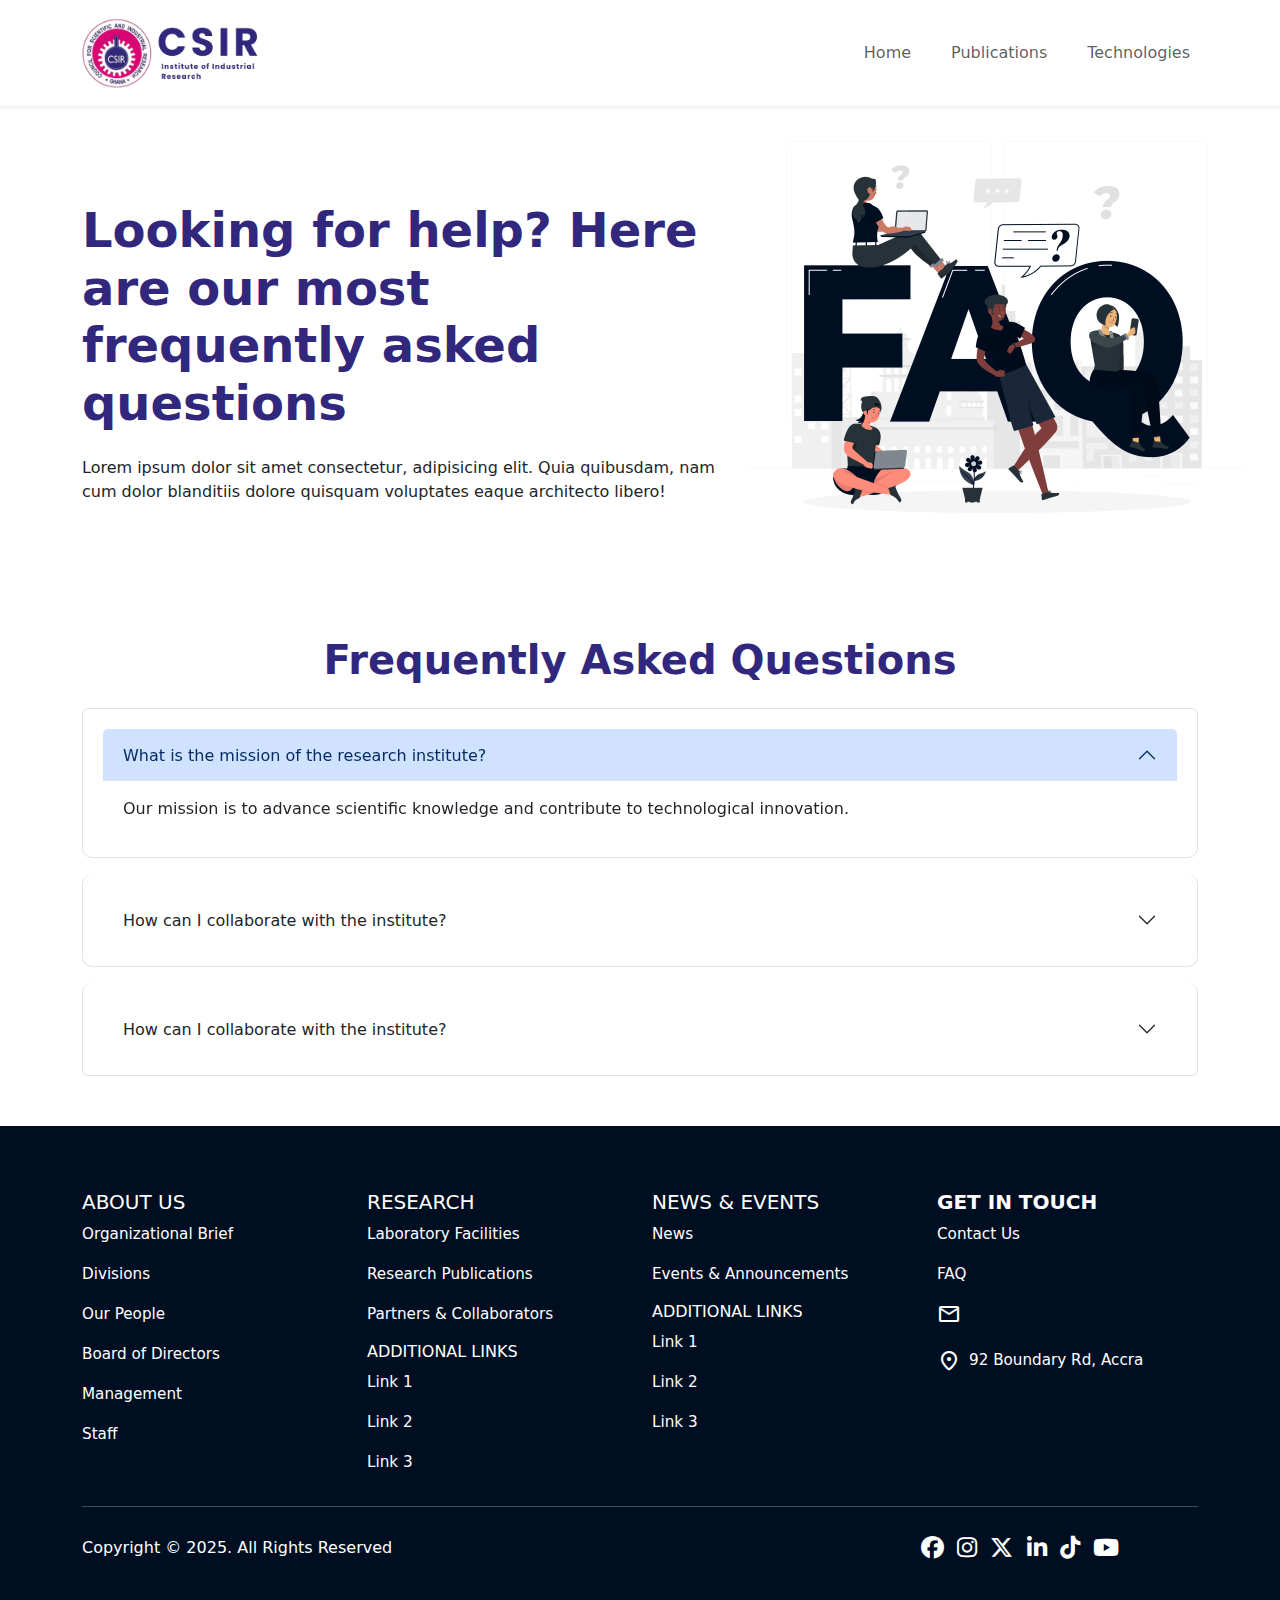
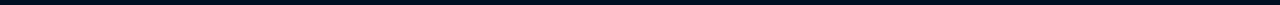
<file: pages/faq.html>
<!DOCTYPE html>
<html lang="en">
  <head>
    <meta charset="UTF-8" />
    <meta name="viewport" content="width=device-width, initial-scale=1.0" />
    <title>CSIR - Institute of Industrial Research</title>
    <link rel="stylesheet" href="/assets/css/style.css" />
    <link
      rel="shortcut icon"
      href="/assets/images/csir.png"
      type="image/x-icon"
    />

    <!-- ICONS -->
    <link
      rel="stylesheet"
      href="https://fonts.googleapis.com/css2?family=Material+Symbols+Rounded:opsz,wght,FILL,GRAD@24,400,0..1,0"
    />
    <link
      rel="stylesheet"
      href="https://cdnjs.cloudflare.com/ajax/libs/font-awesome/6.7.2/css/all.min.css"
      integrity="sha512-Evv84Mr4kqVGRNSgIGL/F/aIDqQb7xQ2vcrdIwxfjThSH8CSR7PBEakCr51Ck+w+/U6swU2Im1vVX0SVk9ABhg=="
      crossorigin="anonymous"
      referrerpolicy="no-referrer"
    />

    <!-- CSS FRAMEWORK -->
    <link
      href="https://cdn.jsdelivr.net/npm/bootstrap@5.3.3/dist/css/bootstrap.min.css"
      rel="stylesheet"
      integrity="sha384-QWTKZyjpPEjISv5WaRU9OFeRpok6YctnYmDr5pNlyT2bRjXh0JMhjY6hW+ALEwIH"
      crossorigin="anonymous"
    />
    <script
      defer
      src="https://cdn.jsdelivr.net/npm/bootstrap@5.3.3/dist/js/bootstrap.bundle.min.js"
      integrity="sha384-YvpcrYf0tY3lHB60NNkmXc5s9fDVZLESaAA55NDzOxhy9GkcIdslK1eN7N6jIeHz"
      crossorigin="anonymous"
    ></script>
  </head>
  <body>
    <nav class="navbar navbar-expand-md bg-white shadow-sm">
      <div class="container">
        <a href="/index.html" class="navbar-brand">
          <img src="/assets/images/logo.png" class="navbar-brand" alt="" />
        </a>
        <button
          class="navbar-toggler"
          type="button"
          data-bs-toggle="offcanvas"
          data-bs-target="#sidebarNav"
          aria-controls="sidebarNav"
        >
          <span class="navbar-toggler-icon"></span>
        </button>
        <div class="d-none d-lg-block">
          <ul class="navbar-nav nav d-flex gap-4">
            <li class="nav-item">
              <a class="nav-link" href="/index.html">Home</a>
            </li>
            <li class="nav-item">
              <a class="nav-link" href="/pages/publications.html"
                >Publications</a
              >
            </li>
            <li class="nav-item">
              <a class="nav-link" href="#">Technologies</a>
            </li>
          </ul>
        </div>
      </div>
    </nav>

    <!-- Sidebar Offcanvas Menu -->
    <div class="offcanvas offcanvas-end" tabindex="-1" id="sidebarNav">
      <div class="offcanvas-header">
        <h5 class="offcanvas-title fs-3 fw-bold">Menu</h5>
        <button
          type="button"
          class="btn-close btn-close-white"
          data-bs-dismiss="offcanvas"
          aria-label="Close"
        ></button>
      </div>
      <div class="container offcanvas-body">
        <ul class="navbar-nav nav d-flex gap-4">
          <li class="nav-item">
            <a class="nav-link" href="/index.html">Home</a>
          </li>
          <li class="nav-item">
            <a class="nav-link" href="/pages/about.html"
              >Organizational Brief</a
            >
          </li>
          <li class="nav-item">
            <a class="nav-link" href="/pages/divisions.html">Divisions</a>
          </li>
          <li class="nav-item">
            <a class="nav-link" href="/pages/news.html">Staff</a>
          </li>
          <li class="nav-item">
            <a class="nav-link" href="/pages/laboratory-facilities.html"
              >Laboratory Facilities</a
            >
          </li>
          <li class="nav-item">
            <a class="nav-link" href="/pages/news.html">News</a>
          </li>
        </ul>
      </div>
    </div>

    <div class="container mt-5">
      <div class="row">
        <div class="col-md-12 col-lg-7 mt-2 mt-5">
          <h3 class="display-5 fw-bold p-text-color">
            Looking for help? Here are our most frequently asked questions
          </h3>
          <p class="fs-6 pt-3">
            Lorem ipsum dolor sit amet consectetur, adipisicing elit. Quia
            quibusdam, nam cum dolor blanditiis dolore quisquam voluptates eaque
            architecto libero!
          </p>
        </div>
        <div class="col-md-12 col-lg-5">
          <img src="/assets/images/FAQs.png" class="faq-image" alt="" />
        </div>
      </div>
    </div>

    <div class="container faq-container">
      <h2 class="text-center fs-1 fw-bold p-text-color mb-4">
        Frequently Asked Questions
      </h2>

      <div class="accordion" id="faqAccordion">
        <div class="accordion-item glass-card">
          <h2 class="accordion-header">
            <button
              class="accordion-button"
              type="button"
              data-bs-toggle="collapse"
              data-bs-target="#faq1"
            >
              What is the mission of the research institute?
            </button>
          </h2>
          <div
            id="faq1"
            class="accordion-collapse collapse show"
            data-bs-parent="#faqAccordion"
          >
            <div class="accordion-body">
              Our mission is to advance scientific knowledge and contribute to
              technological innovation.
            </div>
          </div>
        </div>

        <div class="accordion-item glass-card mt-3">
          <h2 class="accordion-header">
            <button
              class="accordion-button collapsed"
              type="button"
              data-bs-toggle="collapse"
              data-bs-target="#faq2"
            >
              How can I collaborate with the institute?
            </button>
          </h2>
          <div
            id="faq2"
            class="accordion-collapse collapse"
            data-bs-parent="#faqAccordion"
          >
            <div class="accordion-body">
              You can collaborate through research partnerships, joint projects,
              or funding opportunities.
            </div>
          </div>
        </div>
        <div class="accordion-item glass-card mt-3">
          <h2 class="accordion-header">
            <button
              class="accordion-button collapsed"
              type="button"
              data-bs-toggle="collapse"
              data-bs-target="#faq3"
            >
              How can I collaborate with the institute?
            </button>
          </h2>
          <div
            id="faq3"
            class="accordion-collapse collapse"
            data-bs-parent="#faqAccordion"
          >
            <div class="accordion-body">
              You can collaborate through research partnerships, joint projects,
              or funding opportunities.
            </div>
          </div>
        </div>
      </div>
    </div>

    <!-- FOOTER -->
    <footer class="dark-bg text-white pt-5 pb-4">
      <div class="container text-md-left justify-content-center">
        <div class="row text-md-left justify-content-center">
          <div class="col-md-12 col-lg-3 col-xl-3 mx-auto mt-3">
            <h5 class="text-uppercase font-weight-bold">ABOUT US</h5>
            <p class="footer-list">
              <a href="/pages/about.html" class="footer-link text-white"
                >Organizational Brief</a
              >
            </p>
            <p class="footer-list">
              <a href="/pages/divisions.html" class="footer-link text-white"
                >Divisions</a
              >
            </p>
            <p class="footer-list">
              <a href="#" class="footer-link text-white">Our People</a>
            </p>
            <p class="footer-list">
              <a href="#" class="footer-link text-white">Board of Directors</a>
            </p>
            <p class="footer-list">
              <a href="/pages/management.html" class="footer-link text-white"
                >Management</a
              >
            </p>
            <p class="footer-list">
              <a href="/pages/staff.html" class="footer-link text-white"
                >Staff</a
              >
            </p>
          </div>

          <div class="col-md-12 col-lg-3 col-xl-3 mx-auto mt-3">
            <h5 class="text-uppercase font-weight-bold">Research</h5>
            <p class="footer-list">
              <a
                href="/pages/laboratory-facilities.html"
                class="footer-link text-white"
                >Laboratory Facilities</a
              >
            </p>
            <p class="footer-list">
              <a href="/pages/publications.html" class="footer-link text-white"
                >Research Publications</a
              >
            </p>
            <p class="footer-list">
              <a href="#" class="footer-link text-white"
                >Partners & Collaborators</a
              >
            </p>
            <div class="row">
              <h5 class="text-uppercase fs-6 font-weight-bold">
                Additional Links
              </h5>

              <p class="footer-list">
                <a href="#" class="footer-link text-white">Link 1</a>
              </p>
              <p class="footer-list">
                <a href="#" class="footer-link text-white">Link 2</a>
              </p>
              <p class="footer-list">
                <a href="#" class="footer-link text-white">Link 3</a>
              </p>
            </div>
          </div>

          <div class="col-md-12 col-lg-3 col-xl-3 mx-auto mt-3">
            <h5 class="text-uppercase font-weight-bold">News & Events</h5>
            <p class="footer-list">
              <a href="/pages/news.html" class="footer-link text-white">News</a>
            </p>
            <p class="footer-list">
              <a href="#" class="footer-link text-white"
                >Events & Announcements</a
              >
            </p>
            <div class="row">
              <h5 class="text-uppercase fs-6 font-weight-bold">
                Additional Links
              </h5>

              <p class="footer-list">
                <a href="#" class="footer-link text-white">Link 1</a>
              </p>
              <p class="footer-list">
                <a href="#" class="footer-link text-white">Link 2</a>
              </p>
              <p class="footer-list">
                <a href="#" class="footer-link text-white">Link 3</a>
              </p>
            </div>
          </div>

          <div class="col-md-12 col-lg-3 col-xl-3 mx-auto mt-3">
            <h5 class="text-uppercase fw-bold">Get In Touch</h5>
            <p class="footer-list">
              <a href="/pages/contact_us.html" class="footer-link text-white"
                >Contact Us</a
              >
            </p>
            <p class="footer-list">
              <a href="/pages/faq.html" class="footer-link text-white">FAQ</a>
            </p>
            <p class="text-white footer-link">
              <span class="material-symbols-rounded pe-2"> mail </span>
              <span class="position-absolute"></span>
            </p>
            <p class="text-white footer-link">
              <span class="material-symbols-rounded pe-2"> location_on </span>
              <span class="position-absolute"
                ><a
                  href="https://maps.app.goo.gl/pXSfc7gijjdzoppE9"
                  target="_blank"
                  class="text-decoration-none text-white"
                  >92 Boundary Rd, Accra</a
                ></span
              >
            </p>
          </div>
        </div>

        <div class="row">
          <div class="col-md-12 col-lg-3 col-xl-3"></div>
        </div>

        <hr class="mb-4" />

        <div class="row align-items-center">
          <div class="col-md-7 col-lg-8">
            <p>Copyright &copy 2025. All Rights Reserved</p>
            <a href="#"></a>
          </div>

          <div class="col-md-5 col-lg-4">
            <div class="text-center text-md-right">
              <ul class="list-unstyled list-inline">
                <li class="list-inline-item">
                  <a
                    href="https://www.facebook.com/profile.php?id=100069846069125"
                    target="_blank"
                    class="btn-floating btn-sm text-white socials"
                    ><i class="fab fa-facebook"></i
                  ></a>
                </li>
                <li class="list-inline-item">
                  <a href="#" class="btn-floating btn-sm text-white socials"
                    ><i class="fab fa-instagram"></i
                  ></a>
                </li>
                <li class="list-inline-item">
                  <a
                    href="https://x.com/csir_iir"
                    target="_blank"
                    class="btn-floating btn-sm text-white socials"
                    ><i class="fab fa-x-twitter"></i
                  ></a>
                </li>
                <li class="list-inline-item">
                  <a
                    href="https://www.linkedin.com/company/csir---institute-of-industrial-research/"
                    target="_blank"
                    class="btn-floating btn-sm text-white socials"
                    ><i class="fab fa-linkedin-in"></i
                  ></a>
                </li>
                <li class="list-inline-item">
                  <a href="#" class="btn-floating btn-sm text-white socials"
                    ><i class="fab fa-tiktok"></i
                  ></a>
                </li>
                <li class="list-inline-item">
                  <a href="#" class="btn-floating btn-sm text-white socials"
                    ><i class="fab fa-youtube"></i
                  ></a>
                </li>
              </ul>
            </div>
          </div>
        </div>
      </div>
    </footer>

    <script src="/assets/js/script.js"></script>
  </body>
</html>
</file>
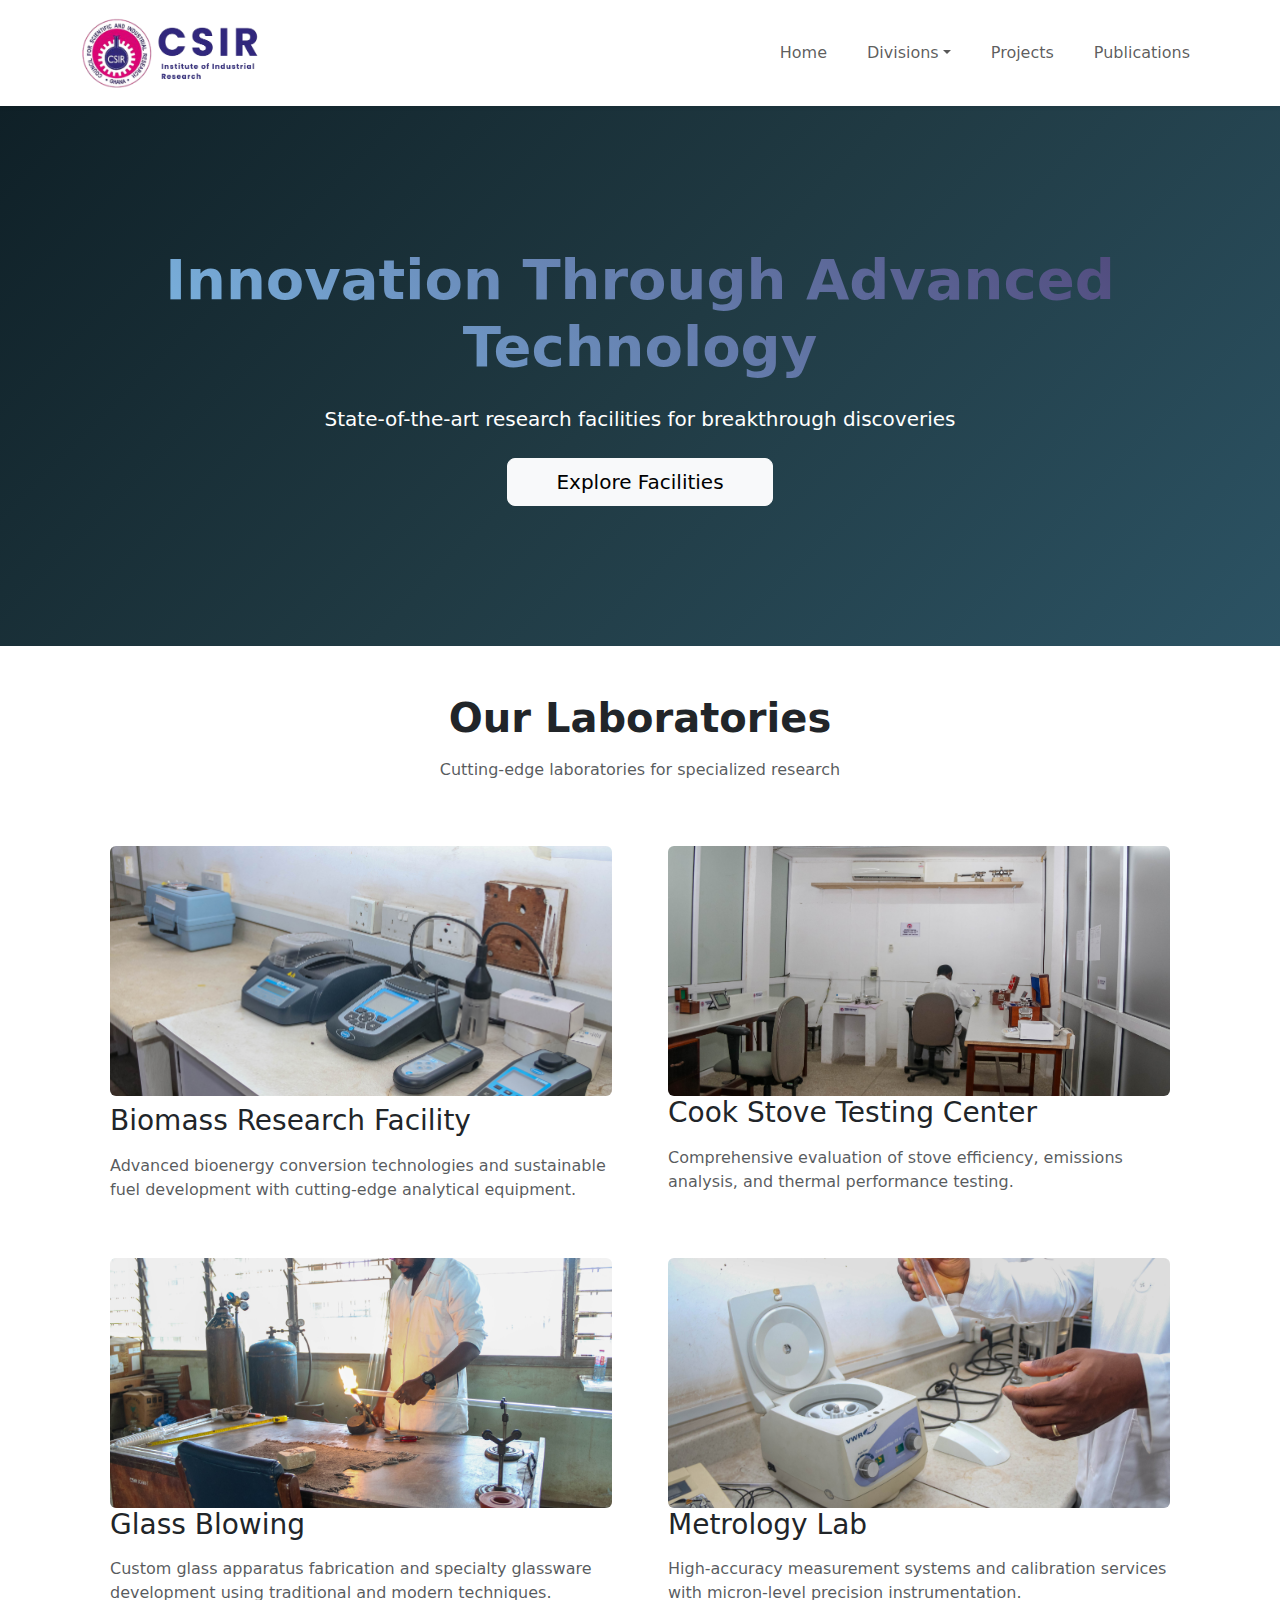
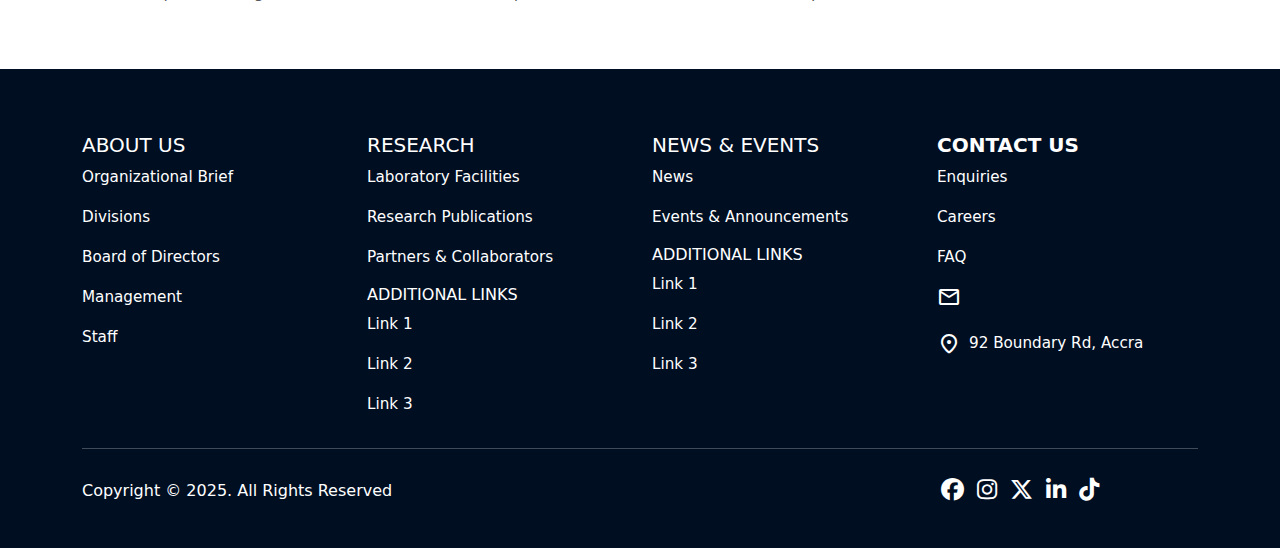
<file: pages/laboratory-facilities.html>
<!DOCTYPE html>
<html lang="en">
  <head>
    <meta charset="UTF-8" />
    <meta name="viewport" content="width=device-width, initial-scale=1.0" />
    <title>CSIR - Institute of Industrial Research</title>
    <link rel="stylesheet" href="/assets/css/style.css" />
    <link
      rel="shortcut icon"
      href="/assets/images/csir.png"
      type="image/x-icon"
    />

    <!-- ICONS -->
    <link
      rel="stylesheet"
      href="https://fonts.googleapis.com/css2?family=Material+Symbols+Rounded:opsz,wght,FILL,GRAD@24,400,0..1,0"
    />
    <link
      rel="stylesheet"
      href="https://cdnjs.cloudflare.com/ajax/libs/font-awesome/6.7.2/css/all.min.css"
      integrity="sha512-Evv84Mr4kqVGRNSgIGL/F/aIDqQb7xQ2vcrdIwxfjThSH8CSR7PBEakCr51Ck+w+/U6swU2Im1vVX0SVk9ABhg=="
      crossorigin="anonymous"
      referrerpolicy="no-referrer"
    />

    <!-- CSS FRAMEWORK -->
    <link
      href="https://cdn.jsdelivr.net/npm/bootstrap@5.3.3/dist/css/bootstrap.min.css"
      rel="stylesheet"
      integrity="sha384-QWTKZyjpPEjISv5WaRU9OFeRpok6YctnYmDr5pNlyT2bRjXh0JMhjY6hW+ALEwIH"
      crossorigin="anonymous"
    />
    <script
      defer
      src="https://cdn.jsdelivr.net/npm/bootstrap@5.3.3/dist/js/bootstrap.bundle.min.js"
      integrity="sha384-YvpcrYf0tY3lHB60NNkmXc5s9fDVZLESaAA55NDzOxhy9GkcIdslK1eN7N6jIeHz"
      crossorigin="anonymous"
    ></script>
  </head>
  <body>
    <nav class="navbar navbar-expand-sm navbar-light bg-white shadow-sm">
      <div class="container">
        <a href="/index.html" class="navbar-brand"
          ><img src="/assets/images/logo.png" class="navbar-brand" alt=""
        /></a>
        <button
          class="navbar-toggler d-lg-none"
          type="button"
          data-bs-toggle="collapse"
          data-bs-target="#collapsibleNavId"
          aria-controls="collapsibleNavId"
          aria-expanded="false"
          aria-label="Toggle navigation"
        >
          <span class="navbar-toggler-icon"></span>
        </button>
        <div
          class="collapse navbar-collapse justify-content-end"
          id="collapsibleNavId"
        >
          <ul class="navbar-nav nav d-flex gap-4">
            <li class="nav-item">
              <a class="nav-link" href="/index.html">Home</a>
            </li>
            <li class="nav-item dropdown">
              <a
                class="nav-link dropdown-toggle"
                href="#"
                id="divisionDropdown"
                role="button"
                data-bs-toggle="dropdown"
                aria-expanded="false"
                >Divisions</a
              >
              <ul
                class="divisions-dropdown dropdown-menu"
                aria-labelledby="divisionDropdown"
              >
                <li>
                  <a class="dropdown-item" href="#semd" data-bs-toggle="tab"
                    >Sanitation & Environmental M</a
                  >
                </li>
                <li>
                  <a class="dropdown-item" href="#setd" data-bs-toggle="tab"
                    >Sustainable Energy</a
                  >
                </li>
                <li>
                  <a class="dropdown-item" href="#mmd" data-bs-toggle="tab"
                    >Materials & Manufacturing</a
                  >
                </li>
                <li>
                  <a class="dropdown-item" href="#edpd" data-bs-toggle="tab"
                    >Engineering Design & Prototyping</a
                  >
                </li>
                <li>
                  <a
                    class="dropdown-item"
                    href="#metrology"
                    data-bs-toggle="tab"
                    >Metrology</a
                  >
                </li>
                <li>
                  <a class="dropdown-item" href="#bsid" data-bs-toggle="tab"
                    >Business & Information Services</a
                  >
                </li>
                <li>
                  <a class="dropdown-item" href="#eetd" data-bs-toggle="tab"
                    >Emerging Engineering Technologies</a
                  >
                </li>
                <li>
                  <a class="dropdown-item" href="#prmd" data-bs-toggle="tab"
                    >Project Resource Mobilization</a
                  >
                </li>
              </ul>
            </li>
            <li class="nav-item">
              <a class="nav-link" href="/pages/projects.html">Projects</a>
            </li>

            <li class="nav-item">
              <a class="nav-link" href="#">Publications</a>
            </li>
          </ul>
        </div>
      </div>
    </nav>

    <!-- Hero Section -->
    <section class="lab-section d-flex align-items-center text-white">
      <div class="container text-center">
        <h1 class="display-4 mb-4 fw-bold gradient-text">
          Innovation Through Advanced Technology
        </h1>
        <p class="lead mb-4">
          State-of-the-art research facilities for breakthrough discoveries
        </p>
        <a href="#facilities" class="btn btn-light btn-lg px-5"
          >Explore Facilities</a
        >
      </div>
    </section>

    <!-- Facilities Section -->
    <section id="facilities" class="py-4 my-4">
      <div class="container">
        <div class="text-center mb-5">
          <h2 class="display-6 fw-bold mb-3">Our Laboratories</h2>
          <p class="text-muted">
            Cutting-edge laboratories for specialized research
          </p>
        </div>

        <div class="container mt-5">
          <div class="row g-4">
            <!-- Biomass Lab -->
            <div class="col-md-6">
              <div
                class="facility-card p-3 h-100"
                data-bs-toggle="modal"
                data-bs-target="#biomassModal"
              >
                <img
                  src="/assets/images/lab-images/IMG_2097.jpg"
                  class="card-img-top w-100 rounded"
                  style="height: 250px; object-fit: cover"
                  alt="Biomass Lab"
                />
                <div class="card-body pt-2">
                  <h3 class="card-title mb-3">Biomass Research Facility</h3>
                  <p class="card-text text-muted">
                    Advanced bioenergy conversion technologies and sustainable
                    fuel development with cutting-edge analytical equipment.
                  </p>
                </div>
              </div>
            </div>

            <!-- Cook Stove Lab -->
            <div class="col-md-6">
              <div
                class="facility-card p-3 h-100"
                data-bs-toggle="modal"
                data-bs-target="#cookstoveModal"
              >
                <img
                  src="/assets/images/lab-images/IMG_2302.jpg"
                  class="card-img-top w-100 rounded"
                  style="height: 250px; object-fit: cover"
                  alt="Cook Stove Lab"
                />
                <div class="card-body">
                  <h3 class="card-title mb-3">Cook Stove Testing Center</h3>
                  <p class="card-text text-muted">
                    Comprehensive evaluation of stove efficiency, emissions
                    analysis, and thermal performance testing.
                  </p>
                </div>
              </div>
            </div>

            <!-- Glass Blowing -->
            <div class="col-md-6">
              <div
                class="facility-card p-3 h-100"
                data-bs-toggle="modal"
                data-bs-target="#glassblowingModal"
              >
                <img
                  src="/assets/images/lab-images/IMG_2182.jpg"
                  class="card-img-top w-100 rounded"
                  style="height: 250px; object-fit: cover"
                  alt="Glass Blowing"
                />
                <div class="card-body">
                  <h3 class="card-title mb-3">Glass Blowing</h3>
                  <p class="card-text text-muted">
                    Custom glass apparatus fabrication and specialty glassware
                    development using traditional and modern techniques.
                  </p>
                </div>
              </div>
            </div>

            <!-- Metrology -->
            <div class="col-md-6">
              <div
                class="facility-card p-3 h-100"
                data-bs-toggle="modal"
                data-bs-target="#metrologyModal"
              >
                <img
                  src="/assets/images/lab-images/IMG_2060.jpg"
                  class="card-img-top w-100 rounded"
                  style="height: 250px; object-fit: cover"
                  alt="Metrology"
                />
                <div class="card-body">
                  <h3 class="card-title mb-3">Metrology Lab</h3>
                  <p class="card-text text-muted">
                    High-accuracy measurement systems and calibration services
                    with micron-level precision instrumentation.
                  </p>
                </div>
              </div>
            </div>
          </div>
        </div>

        <!-- Modal Template -->
        <!-- <div
          class="modal fade"
          id="biomassModal"
          tabindex="-1"
          aria-hidden="true"
        >
          <div class="modal-dialog modal-fullscreen">
            <div class="modal-content">
              <div class="modal-header">
                <h5 class="modal-title">Biomass Research Facility</h5>
                <button
                  type="button"
                  class="btn-close"
                  data-bs-dismiss="modal"
                ></button>
              </div>
              <div class="modal-body">
                <div class="container-fluid">
                  <div class="row">
                    <div class="col-md-6 order-2">
                      <p class="mt-3">
                        The CSIR-IIR biogas research equipment is made up of
                        circulating water bath with temperature control
                        facility, 5litre Continuous Stir Tank Reactor (CSTR)
                        which is the bioreactor. The set up comes with
                        ultra-flow meter which can measure the flow rate of the
                        gas as well as the cumulative gas volume which is linked
                        to a data centre controlled by a computer system to give
                        you real time measurement of gas volume with graphical
                        presentation. The facility is used to study biogas
                        production and conduct co-digestion study to improve
                        biogas production. It facilitates research processes
                        such as biogas production, optimization by varying
                        critical parameters like temperature and feedstock ratio
                        retention time. Apart from biogas research, the
                        bioreactor is also used for practical research in the
                        area of waste treatment.
                      </p>
                      <div>
                        <p class="fw-bold">Biofuel Research</p>
                        <p class="mt-2">
                          The Laboratory has a state of the art bomb calorimeter
                          which is used to study calorific and heating value of
                          biofuels (charcoals and other materials).
                        </p>
                        <p class="fw-bold">
                          Bioprocessing of Agricultural Residues for Value
                          Addition
                        </p>
                        <p class="feature-item">
                          <span
                            class="material-symbols-rounded feature-icon"
                            aria-hidden="true"
                            >check_circle</span
                          >

                          <span class="fs-6">Bioethanol research</span>
                        </p>
                        <p class="feature-item">
                          <span
                            class="material-symbols-rounded feature-icon"
                            aria-hidden="true"
                            >check_circle</span
                          >

                          <span class="fs-6"
                            >Amino acid fermentation (lactic acid and lysine)
                          </span>
                        </p>
                        <p class="feature-item">
                          <span
                            class="material-symbols-rounded feature-icon"
                            aria-hidden="true"
                            >check_circle</span
                          >

                          <span class="fs-6"
                            >Solid state fermentation for protein</span
                          >
                        </p>
                      </div>
                    </div>
                    <div
                      class="col-md-6 order-1 ms-auto modal-img-container pt-5"
                    >
                      <img
                        src="/assets/images/image-2.jpg"
                        class="img-fluid rounded"
                        id=""
                        alt="Biomass Lab"
                      />
                    </div>
                  </div>
                </div>
              </div>
            </div>
          </div>
        </div> -->
      </div>
    </section>

    <!-- FOOTER -->
    <footer class="dark-bg text-white pt-5 pb-4">
      <div class="container text-md-left justify-content-center">
        <div class="row text-md-left justify-content-center">
          <div class="col-md-12 col-lg-3 col-xl-3 mx-auto mt-3">
            <h5 class="text-uppercase font-weight-bold">ABOUT US</h5>
            <p class="footer-list">
              <a href="/pages/about.html" class="footer-link text-white"
                >Organizational Brief</a
              >
            </p>
            <p class="footer-list">
              <a href="/pages/divisions.html" class="footer-link text-white"
                >Divisions</a
              >
            </p>
            <p class="footer-list">
              <a href="#" class="footer-link text-white">Board of Directors</a>
            </p>
            <p class="footer-list">
              <a href="/pages/management.html" class="footer-link text-white"
                >Management</a
              >
            </p>
            <p class="footer-list">
              <a href="/pages/staff.html" class="footer-link text-white"
                >Staff</a
              >
            </p>
          </div>

          <div class="col-md-12 col-lg-3 col-xl-3 mx-auto mt-3">
            <h5 class="text-uppercase font-weight-bold">Research</h5>
            <p class="footer-list">
              <a
                href="/pages/laboratory-facilities.html"
                class="footer-link text-white"
                >Laboratory Facilities</a
              >
            </p>
            <p class="footer-list">
              <a href="/pages/publications.html" class="footer-link text-white"
                >Research Publications</a
              >
            </p>
            <p class="footer-list">
              <a href="#" class="footer-link text-white"
                >Partners & Collaborators</a
              >
            </p>
            <div class="row">
              <h5 class="text-uppercase fs-6 font-weight-bold">
                Additional Links
              </h5>

              <p class="footer-list">
                <a href="#" class="footer-link text-white">Link 1</a>
              </p>
              <p class="footer-list">
                <a href="#" class="footer-link text-white">Link 2</a>
              </p>
              <p class="footer-list">
                <a href="#" class="footer-link text-white">Link 3</a>
              </p>
            </div>
          </div>

          <div class="col-md-12 col-lg-3 col-xl-3 mx-auto mt-3">
            <h5 class="text-uppercase font-weight-bold">News & Events</h5>
            <p class="footer-list">
              <a href="/pages/news.html" class="footer-link text-white">News</a>
            </p>
            <p class="footer-list">
              <a href="#" class="footer-link text-white"
                >Events & Announcements</a
              >
            </p>
            <div class="row">
              <h5 class="text-uppercase fs-6 font-weight-bold">
                Additional Links
              </h5>

              <p class="footer-list">
                <a href="#" class="footer-link text-white">Link 1</a>
              </p>
              <p class="footer-list">
                <a href="#" class="footer-link text-white">Link 2</a>
              </p>
              <p class="footer-list">
                <a href="#" class="footer-link text-white">Link 3</a>
              </p>
            </div>
          </div>

          <div class="col-md-12 col-lg-3 col-xl-3 mx-auto mt-3">
            <h5 class="text-uppercase fw-bold">Contact Us</h5>
            <p class="footer-list">
              <a href="#" class="footer-link text-white">Enquiries</a>
            </p>
            <p class="footer-list">
              <a href="#" class="footer-link text-white">Careers</a>
            </p>
            <p class="footer-list">
              <a href="#" class="footer-link text-white">FAQ</a>
            </p>
            <p class="text-white footer-link">
              <span class="material-symbols-rounded pe-2"> mail </span>
              <span class="position-absolute"></span>
            </p>
            <p class="text-white footer-link">
              <span class="material-symbols-rounded pe-2"> location_on </span>
              <span class="position-absolute"
                ><a
                  href="https://maps.app.goo.gl/pXSfc7gijjdzoppE9"
                  class="text-decoration-none text-white"
                  >92 Boundary Rd, Accra</a
                ></span
              >
            </p>
          </div>
        </div>

        <div class="row">
          <div class="col-md-12 col-lg-3 col-xl-3"></div>
        </div>

        <hr class="mb-4" />

        <div class="row align-items-center">
          <div class="col-md-7 col-lg-8">
            <p>Copyright &copy 2025. All Rights Reserved</p>
            <a href="#"></a>
          </div>

          <div class="col-md-5 col-lg-4">
            <div class="text-center text-md-right">
              <ul class="list-unstyled list-inline">
                <li class="list-inline-item">
                  <a href="#" class="btn-floating btn-sm text-white socials"
                    ><i class="fab fa-facebook"></i
                  ></a>
                </li>
                <li class="list-inline-item">
                  <a href="#" class="btn-floating btn-sm text-white socials"
                    ><i class="fab fa-instagram"></i
                  ></a>
                </li>
                <li class="list-inline-item">
                  <a href="#" class="btn-floating btn-sm text-white socials"
                    ><i class="fab fa-x-twitter"></i
                  ></a>
                </li>
                <li class="list-inline-item">
                  <a href="#" class="btn-floating btn-sm text-white socials"
                    ><i class="fab fa-linkedin-in"></i
                  ></a>
                </li>
                <li class="list-inline-item">
                  <a href="#" class="btn-floating btn-sm text-white socials"
                    ><i class="fab fa-tiktok"></i
                  ></a>
                </li>
              </ul>
            </div>
          </div>
        </div>
      </div>
    </footer>

    <script src="https://cdn.jsdelivr.net/npm/bootstrap@5.3.0/dist/js/bootstrap.bundle.min.js"></script>
  </body>
</html>
</file>
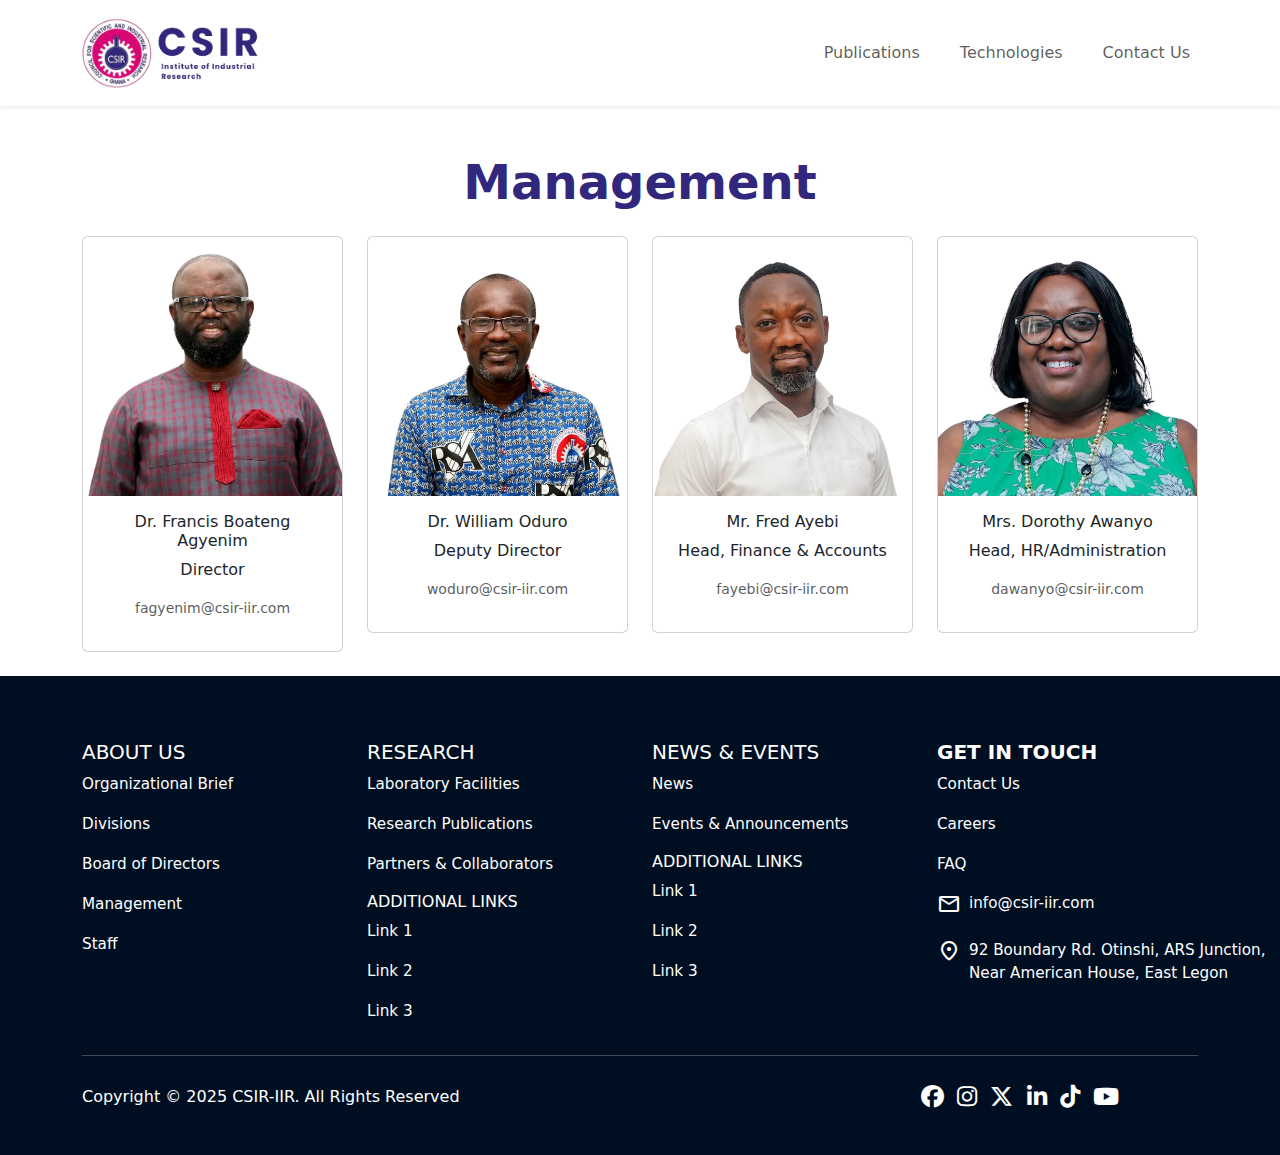
<file: pages/management.html>
<!DOCTYPE html>
<html lang="en">
  <head>
    <meta charset="UTF-8" />
    <meta name="viewport" content="width=device-width, initial-scale=1.0" />
    <title>CSIR - Institute of Industrial Research</title>
    <link rel="stylesheet" href="/assets/css/style.css" />
    <link
      rel="shortcut icon"
      href="/assets/images/csir.png"
      type="image/x-icon"
    />

    <!-- ICONS -->
    <link
      rel="stylesheet"
      href="https://fonts.googleapis.com/css2?family=Material+Symbols+Rounded:opsz,wght,FILL,GRAD@24,400,0..1,0"
    />
    <link
      rel="stylesheet"
      href="https://cdnjs.cloudflare.com/ajax/libs/font-awesome/6.7.2/css/all.min.css"
      integrity="sha512-Evv84Mr4kqVGRNSgIGL/F/aIDqQb7xQ2vcrdIwxfjThSH8CSR7PBEakCr51Ck+w+/U6swU2Im1vVX0SVk9ABhg=="
      crossorigin="anonymous"
      referrerpolicy="no-referrer"
    />

    <!-- CSS FRAMEWORK -->
    <link
      href="https://cdn.jsdelivr.net/npm/bootstrap@5.3.3/dist/css/bootstrap.min.css"
      rel="stylesheet"
      integrity="sha384-QWTKZyjpPEjISv5WaRU9OFeRpok6YctnYmDr5pNlyT2bRjXh0JMhjY6hW+ALEwIH"
      crossorigin="anonymous"
    />
    <script
      defer
      src="https://cdn.jsdelivr.net/npm/bootstrap@5.3.0/dist/js/bootstrap.bundle.min.js"
    ></script>
  </head>
  <body>
    <nav class="navbar navbar-expand-md bg-white shadow-sm">
      <div class="container">
        <a href="/index.html" class="navbar-brand">
          <img src="/assets/images/logo.png" class="navbar-brand" alt="" />
        </a>
        <button
          class="navbar-toggler"
          type="button"
          data-bs-toggle="offcanvas"
          data-bs-target="#sidebarNav"
          aria-controls="sidebarNav"
        >
          <span class="navbar-toggler-icon"></span>
        </button>
        <div class="d-none d-lg-block">
          <ul class="navbar-nav nav d-flex gap-4">
            <li class="nav-item">
              <a class="nav-link" href="/pages/publications.html"
                >Publications</a
              >
            </li>
            <li class="nav-item">
              <a class="nav-link" href="/pages/technologies.html"
                >Technologies</a
              >
            </li>
            <li class="nav-item">
              <a class="nav-link" href="/pages/contact_us.html">Contact Us</a>
            </li>
          </ul>
        </div>
      </div>
    </nav>

    <!-- Sidebar Offcanvas Menu -->
    <div class="offcanvas offcanvas-end" tabindex="-1" id="sidebarNav">
      <div class="offcanvas-header">
        <h5 class="offcanvas-title fs-3 fw-bold">Menu</h5>
        <button
          type="button"
          class="btn-close btn-close-white"
          data-bs-dismiss="offcanvas"
          aria-label="Close"
        ></button>
      </div>
      <div class="container offcanvas-body">
        <ul class="navbar-nav nav d-flex gap-4">
          <li class="nav-item">
            <a class="nav-link" href="/index.html">Home</a>
          </li>
          <li class="nav-item">
            <a class="nav-link" href="/pages/about.html"
              >Organizational Brief</a
            >
          </li>
          <li class="nav-item">
            <a class="nav-link" href="/pages/management.html">Management</a>
          </li>
          <li class="nav-item">
            <a class="nav-link" href="/pages/staff.html">Staff</a>
          </li>
          <li class="nav-item">
            <a class="nav-link" href="/pages/contact_us.html">Contact Us</a>
          </li>
        </ul>
      </div>
    </div>

    <div class="container mt-4">
      <!-- Board of Directors Section -->

      <div class="row" id="boardDirectorsContainer"></div>

      <!-- Management Section -->
      <h4 class="text-center display-5 pb-3 p-text-color fw-bold mt-4">
        Management
      </h4>
      <div class="row" id="managementContainer"></div>
    </div>

    <!-- FOOTER -->
    <footer class="dark-bg text-white pt-5 pb-4">
      <div class="container text-md-left justify-content-center">
        <div class="row text-md-left justify-content-center">
          <div class="col-md-12 col-lg-3 col-xl-3 mx-auto mt-3">
            <h5 class="text-uppercase font-weight-bold">ABOUT US</h5>
            <p class="footer-list">
              <a href="/pages/about.html" class="footer-link text-white"
                >Organizational Brief</a
              >
            </p>
            <p class="footer-list">
              <a href="/pages/divisions.html" class="footer-link text-white"
                >Divisions</a
              >
            </p>
            <p class="footer-list">
              <a href="#" class="footer-link text-white">Board of Directors</a>
            </p>
            <p class="footer-list">
              <a href="/pages/management.html" class="footer-link text-white"
                >Management</a
              >
            </p>
            <p class="footer-list">
              <a href="/pages/staff.html" class="footer-link text-white"
                >Staff</a
              >
            </p>
          </div>

          <div class="col-md-12 col-lg-3 col-xl-3 mx-auto mt-3">
            <h5 class="text-uppercase font-weight-bold">Research</h5>
            <p class="footer-list">
              <a
                href="/pages/laboratory-facilities.html"
                class="footer-link text-white"
                >Laboratory Facilities</a
              >
            </p>
            <p class="footer-list">
              <a href="/pages/publications.html" class="footer-link text-white"
                >Research Publications</a
              >
            </p>
            <p class="footer-list">
              <a href="#" class="footer-link text-white"
                >Partners & Collaborators</a
              >
            </p>
            <div class="row">
              <h5 class="text-uppercase fs-6 font-weight-bold">
                Additional Links
              </h5>

              <p class="footer-list">
                <a href="#" class="footer-link text-white">Link 1</a>
              </p>
              <p class="footer-list">
                <a href="#" class="footer-link text-white">Link 2</a>
              </p>
              <p class="footer-list">
                <a href="#" class="footer-link text-white">Link 3</a>
              </p>
            </div>
          </div>

          <div class="col-md-12 col-lg-3 col-xl-3 mx-auto mt-3">
            <h5 class="text-uppercase font-weight-bold">News & Events</h5>
            <p class="footer-list">
              <a href="/pages/news.html" class="footer-link text-white">News</a>
            </p>
            <p class="footer-list">
              <a href="#" class="footer-link text-white"
                >Events & Announcements</a
              >
            </p>
            <div class="row">
              <h5 class="text-uppercase fs-6 font-weight-bold">
                Additional Links
              </h5>

              <p class="footer-list">
                <a href="#" class="footer-link text-white">Link 1</a>
              </p>
              <p class="footer-list">
                <a href="#" class="footer-link text-white">Link 2</a>
              </p>
              <p class="footer-list">
                <a href="#" class="footer-link text-white">Link 3</a>
              </p>
            </div>
          </div>

          <div class="col-md-12 col-lg-3 col-xl-3 mx-auto mt-3">
            <h5 class="text-uppercase fw-bold">Get In Touch</h5>
            <p class="footer-list">
              <a href="/pages/contact_us.html" class="footer-link text-white"
                >Contact Us</a
              >
            </p>
            <p class="footer-list">
              <a href="#" class="footer-link text-white">Careers</a>
            </p>
            <p class="footer-list">
              <a href="/pages/faq.html" class="footer-link text-white">FAQ</a>
            </p>
            <p class="text-white footer-link">
              <span class="material-symbols-rounded pe-2"> mail </span>
              <span class="position-absolute">info@csir-iir.com</span>
            </p>
            <p class="text-white footer-link">
              <span class="material-symbols-rounded pe-2"> location_on </span>
              <span class="position-absolute"
                ><a
                  href="https://maps.app.goo.gl/pXSfc7gijjdzoppE9"
                  target="_blank"
                  class="text-decoration-none text-white"
                  >92 Boundary Rd. Otinshi, ARS Junction, Near American House,
                  East Legon</a
                ></span
              >
            </p>
          </div>
        </div>

        <div class="row">
          <div class="col-md-12 col-lg-3 col-xl-3"></div>
        </div>

        <hr class="mb-4" />

        <div class="row align-items-center">
          <div class="col-md-7 col-lg-8">
            <p>Copyright &copy 2025 CSIR-IIR. All Rights Reserved</p>
            <a href="#"></a>
          </div>

          <div class="col-md-5 col-lg-4">
            <div class="text-center text-md-right">
              <ul class="list-unstyled list-inline">
                <li class="list-inline-item">
                  <a
                    href="https://www.facebook.com/profile.php?id=100069846069125"
                    target="_blank"
                    class="btn-floating btn-sm text-white socials"
                    ><i class="fab fa-facebook"></i
                  ></a>
                </li>
                <li class="list-inline-item">
                  <a
                    href="https://www.instagram.com/csir_iir?igsh=MTFxYXp0cmdrMWZsYw=="
                    target="_blank"
                    class="btn-floating btn-sm text-white socials"
                    ><i class="fab fa-instagram"></i
                  ></a>
                </li>
                <li class="list-inline-item">
                  <a
                    href="https://x.com/csir_iir"
                    target="_blank"
                    class="btn-floating btn-sm text-white socials"
                    ><i class="fab fa-x-twitter"></i
                  ></a>
                </li>
                <li class="list-inline-item">
                  <a
                    href="https://www.linkedin.com/company/csir---institute-of-industrial-research/"
                    target="_blank"
                    class="btn-floating btn-sm text-white socials"
                    ><i class="fab fa-linkedin-in"></i
                  ></a>
                </li>
                <li class="list-inline-item">
                  <a
                    href="https://www.tiktok.com/@csir_iir?_t=ZM-8uBHSAYtVaf&_r=1"
                    target="_blank"
                    class="btn-floating btn-sm text-white socials"
                    ><i class="fab fa-tiktok"></i
                  ></a>
                </li>
                <li class="list-inline-item">
                  <a
                    href="https://youtube.com/@csir-iir?si=WS9iBqyUGMmBaXPC"
                    target="_blank"
                    class="btn-floating btn-sm text-white socials"
                    ><i class="fab fa-youtube"></i
                  ></a>
                </li>
              </ul>
            </div>
          </div>
        </div>
      </div>
    </footer>

    <script src="/assets/js/script.js"></script>
    <script src="/assets/js/staff.js"></script>
  </body>
</html>
</file>
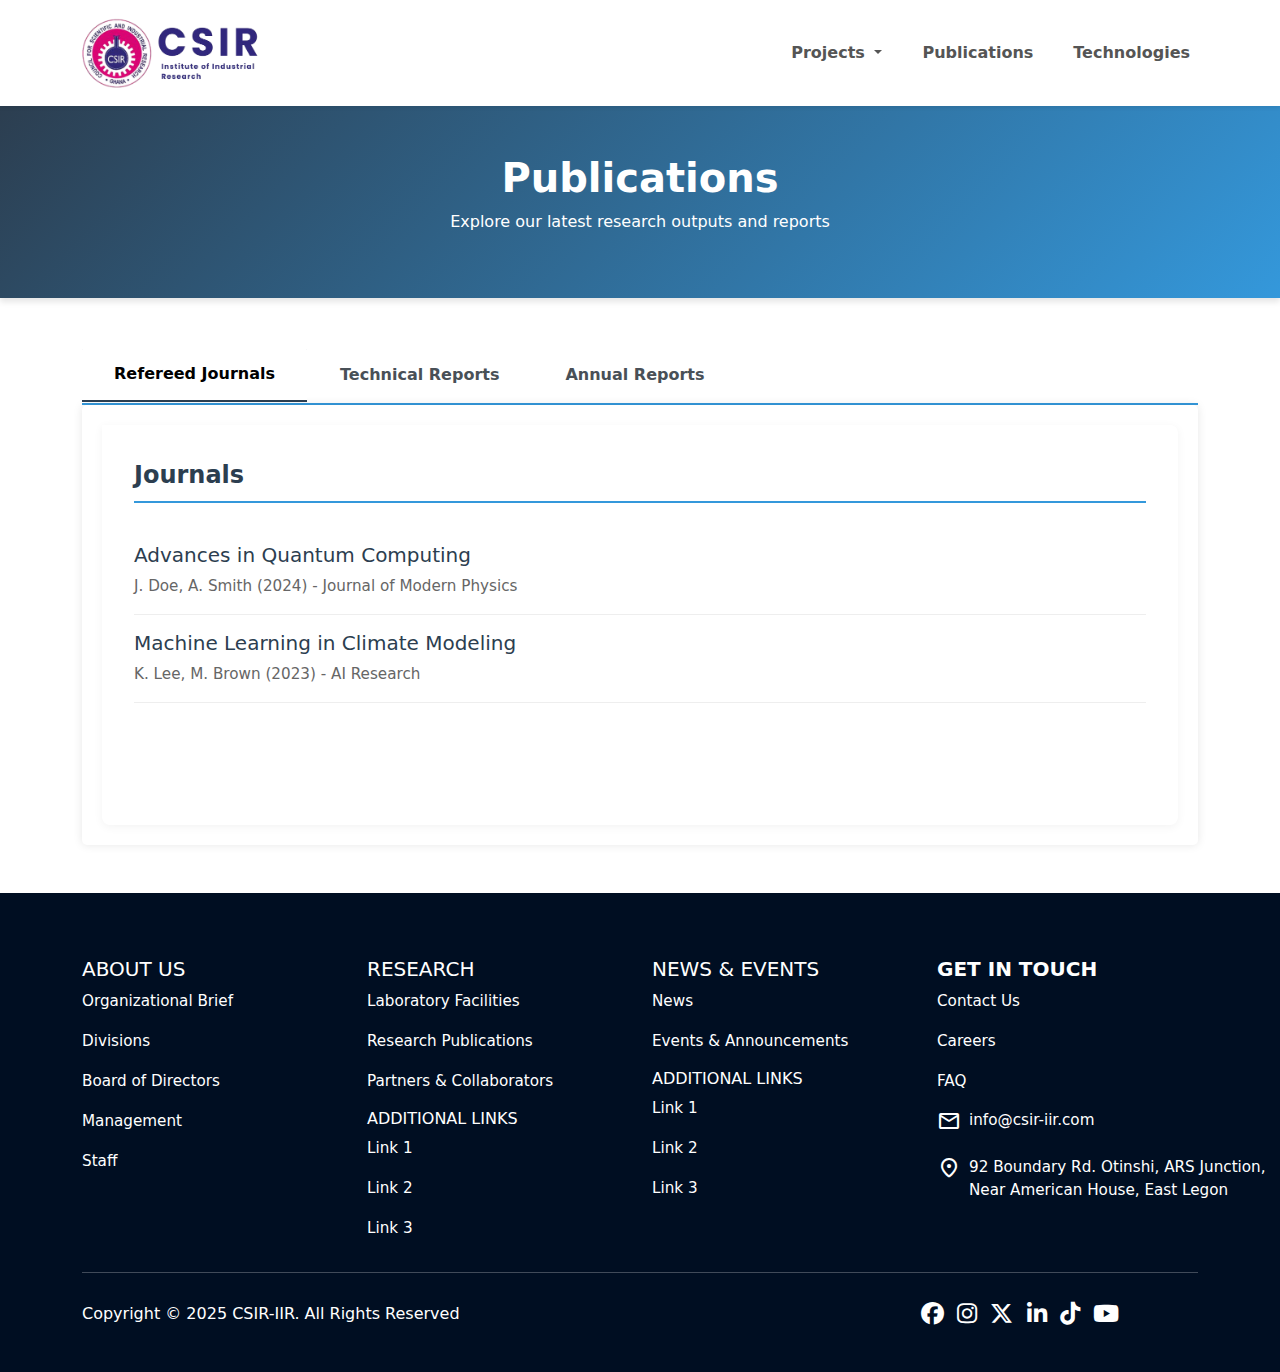
<file: pages/publications.html>
<!DOCTYPE html>
<html lang="en">
  <head>
    <meta charset="UTF-8" />
    <meta name="viewport" content="width=device-width, initial-scale=1.0" />
    <title>CSIR - Institute of Industrial Research</title>
    <link rel="stylesheet" href="/assets/css/style.css" />
    <link
      rel="shortcut icon"
      href="/assets/images/csir.png"
      type="image/x-icon"
    />

    <!-- ICONS -->
    <link
      rel="stylesheet"
      href="https://fonts.googleapis.com/css2?family=Material+Symbols+Rounded:opsz,wght,FILL,GRAD@24,400,0..1,0"
    />
    <link
      rel="stylesheet"
      href="https://cdnjs.cloudflare.com/ajax/libs/font-awesome/6.7.2/css/all.min.css"
      integrity="sha512-Evv84Mr4kqVGRNSgIGL/F/aIDqQb7xQ2vcrdIwxfjThSH8CSR7PBEakCr51Ck+w+/U6swU2Im1vVX0SVk9ABhg=="
      crossorigin="anonymous"
      referrerpolicy="no-referrer"
    />

    <!-- CSS FRAMEWORK -->
    <link
      href="https://cdn.jsdelivr.net/npm/bootstrap@5.3.3/dist/css/bootstrap.min.css"
      rel="stylesheet"
      integrity="sha384-QWTKZyjpPEjISv5WaRU9OFeRpok6YctnYmDr5pNlyT2bRjXh0JMhjY6hW+ALEwIH"
      crossorigin="anonymous"
    />
    <script
      defer
      src="https://cdn.jsdelivr.net/npm/bootstrap@5.3.3/dist/js/bootstrap.bundle.min.js"
      integrity="sha384-YvpcrYf0tY3lHB60NNkmXc5s9fDVZLESaAA55NDzOxhy9GkcIdslK1eN7N6jIeHz"
      crossorigin="anonymous"
    ></script>
    <!-- Custom CSS -->
    <style>
      .header-section {
        background: linear-gradient(135deg, #2c3e50, #3498db);
        color: white;
        padding: 3rem 0;
        text-align: center;
        box-shadow: 0 4px 6px rgba(0, 0, 0, 0.1);
      }
      .header-section h1 {
        font-size: 2.5rem;
        font-weight: 700;
      }
      .nav-tabs {
        border-bottom: 2px solid #3498db;
      }
      .nav-link {
        color: #555;
        font-weight: 600;
        padding: 1rem 2rem;
        transition: all 0.3s ease;
        border-radius: 0.5rem 0.5rem 0 0;
      }
      .nav-link:hover {
        color: #3498db;
        background-color: #f8f9fa;
      }
      .nav-link.active {
        color: #fff;
        background-color: #3498db;
        border: none;
        box-shadow: inset 0 -2px 0 #2c3e50; /* Subtle inner shadow for depth */
      }
      .tab-pane {
        background: #fff;
        padding: 2rem;
        border-radius: 0 0.5rem 0.5rem 0.5rem;
        box-shadow: 0 2px 10px rgba(0, 0, 0, 0.05);
        min-height: 400px;
      }
      .section-label {
        font-size: 1.5rem;
        font-weight: 600;
        color: #2c3e50;
        margin-bottom: 1.5rem;
        border-bottom: 2px solid #3498db;
        padding-bottom: 0.5rem;
      }
      .publication-item {
        border-bottom: 1px solid #eee;
        padding: 1rem 0;
        transition: background 0.2s ease;
      }
      .publication-item:hover {
        background: #f8f9fa;
      }
      .publication-item h5 {
        color: #2c3e50;
        font-size: 1.25rem;
        margin-bottom: 0.5rem;
      }
      .publication-item p {
        color: #666;
        font-size: 0.95rem;
        margin: 0;
      }
      @media (max-width: 768px) {
        .nav-link {
          padding: 0.75rem 1rem;
        }
        .header-section h1 {
          font-size: 2rem;
        }
        .section-label {
          font-size: 1.25rem;
        }
      }
    </style>
  </head>
  <body>
    <nav class="navbar navbar-expand-md bg-white shadow-sm">
      <div class="container">
        <a href="/index.html" class="navbar-brand">
          <img src="/assets/images/logo.png" class="navbar-brand" alt="" />
        </a>
        <button
          class="navbar-toggler"
          type="button"
          data-bs-toggle="offcanvas"
          data-bs-target="#sidebarNav"
          aria-controls="sidebarNav"
        >
          <span class="navbar-toggler-icon"></span>
        </button>
        <div class="d-none d-lg-block">
          <ul class="navbar-nav nav d-flex gap-4">
            <li class="nav-item dropdown">
              <a
                class="nav-link dropdown-toggle footer-link"
                href="#"
                id="navbarDropdown"
                role="button"
                data-bs-toggle="dropdown"
                aria-expanded="false"
              >
                Projects
              </a>
              <ul
                class="dropdown-menu dropdown-menu-light"
                aria-labelledby="navbarDropdown"
              >
                <li><a class="dropdown-item" href="#">Ongoing Projects</a></li>
                <li>
                  <a class="dropdown-item" href="#">Completed Projects</a>
                </li>
              </ul>
            </li>
            <li class="nav-item">
              <a class="nav-link" href="/pages/publications.html"
                >Publications</a
              >
            </li>
            <li class="nav-item">
              <a class="nav-link" href="#">Technologies</a>
            </li>
          </ul>
        </div>
      </div>
    </nav>

    <!-- Sidebar Offcanvas Menu -->
    <div class="offcanvas offcanvas-end" tabindex="-1" id="sidebarNav">
      <div class="offcanvas-header">
        <h5 class="offcanvas-title fs-3 fw-bold">Menu</h5>
        <button
          type="button"
          class="btn-close btn-close-white"
          data-bs-dismiss="offcanvas"
          aria-label="Close"
        ></button>
      </div>
      <div class="container offcanvas-body">
        <ul class="navbar-nav nav d-flex gap-4">
          <li class="nav-item">
            <a class="nav-link" href="/index.html">Home</a>
          </li>
          <li class="nav-item">
            <a class="nav-link" href="/pages/about.html"
              >Organizational Brief</a
            >
          </li>
          <li class="nav-item">
            <a class="nav-link" href="/pages/divisions.html">Divisions</a>
          </li>
          <li class="nav-item">
            <a class="nav-link" href="/pages/news.html">Staff</a>
          </li>
          <li class="nav-item">
            <a class="nav-link" href="/pages/laboratory-facilities.html"
              >Laboratory Facilities</a
            >
          </li>
          <li class="nav-item">
            <a class="nav-link" href="/pages/news.html">News</a>
          </li>
        </ul>
      </div>
    </div>

    <!-- Header Section -->
    <header class="header-section">
      <div class="container">
        <h1>Publications</h1>
        <p>Explore our latest research outputs and reports</p>
      </div>
    </header>

    <!-- Main Content -->
    <main class="container my-5">
      <!-- Tabs Navigation -->
      <ul class="nav nav-tabs" id="publicationsTab" role="tablist">
        <li class="nav-item" role="presentation">
          <button
            class="nav-link active"
            id="journals-tab"
            data-bs-toggle="tab"
            data-bs-target="#journals"
            type="button"
            role="tab"
            aria-controls="journals"
            aria-selected="true"
          >
            Refereed Journals
          </button>
        </li>
        <li class="nav-item" role="presentation">
          <button
            class="nav-link"
            id="technical-tab"
            data-bs-toggle="tab"
            data-bs-target="#technical"
            type="button"
            role="tab"
            aria-controls="technical"
            aria-selected="false"
          >
            Technical Reports
          </button>
        </li>
        <li class="nav-item" role="presentation">
          <button
            class="nav-link"
            id="annual-tab"
            data-bs-toggle="tab"
            data-bs-target="#annual"
            type="button"
            role="tab"
            aria-controls="annual"
            aria-selected="false"
          >
            Annual Reports
          </button>
        </li>
      </ul>

      <!-- Tab Content -->
      <div class="tab-content" id="publicationsTabContent">
        <div
          class="tab-pane fade show active"
          id="journals"
          role="tabpanel"
          aria-labelledby="journals-tab"
        >
          <div id="journals-content"></div>
        </div>
        <div
          class="tab-pane fade"
          id="technical"
          role="tabpanel"
          aria-labelledby="technical-tab"
        >
          <div id="technical-content"></div>
        </div>
        <div
          class="tab-pane fade"
          id="annual"
          role="tabpanel"
          aria-labelledby="annual-tab"
        >
          <div id="annual-content"></div>
        </div>
      </div>
    </main>

    <!-- FOOTER -->
    <footer class="dark-bg text-white pt-5 pb-4">
      <div class="container text-md-left justify-content-center">
        <div class="row text-md-left justify-content-center">
          <div class="col-md-12 col-lg-3 col-xl-3 mx-auto mt-3">
            <h5 class="text-uppercase font-weight-bold">ABOUT US</h5>
            <p class="footer-list">
              <a href="/pages/about.html" class="footer-link text-white"
                >Organizational Brief</a
              >
            </p>
            <p class="footer-list">
              <a href="/pages/divisions.html" class="footer-link text-white"
                >Divisions</a
              >
            </p>
            <p class="footer-list">
              <a href="#" class="footer-link text-white">Board of Directors</a>
            </p>
            <p class="footer-list">
              <a href="/pages/management.html" class="footer-link text-white"
                >Management</a
              >
            </p>
            <p class="footer-list">
              <a href="/pages/staff.html" class="footer-link text-white"
                >Staff</a
              >
            </p>
          </div>

          <div class="col-md-12 col-lg-3 col-xl-3 mx-auto mt-3">
            <h5 class="text-uppercase font-weight-bold">Research</h5>
            <p class="footer-list">
              <a
                href="/pages/laboratory-facilities.html"
                class="footer-link text-white"
                >Laboratory Facilities</a
              >
            </p>
            <p class="footer-list">
              <a href="/pages/publications.html" class="footer-link text-white"
                >Research Publications</a
              >
            </p>
            <p class="footer-list">
              <a href="#" class="footer-link text-white"
                >Partners & Collaborators</a
              >
            </p>
            <div class="row">
              <h5 class="text-uppercase fs-6 font-weight-bold">
                Additional Links
              </h5>

              <p class="footer-list">
                <a href="#" class="footer-link text-white">Link 1</a>
              </p>
              <p class="footer-list">
                <a href="#" class="footer-link text-white">Link 2</a>
              </p>
              <p class="footer-list">
                <a href="#" class="footer-link text-white">Link 3</a>
              </p>
            </div>
          </div>

          <div class="col-md-12 col-lg-3 col-xl-3 mx-auto mt-3">
            <h5 class="text-uppercase font-weight-bold">News & Events</h5>
            <p class="footer-list">
              <a href="/pages/news.html" class="footer-link text-white">News</a>
            </p>
            <p class="footer-list">
              <a href="#" class="footer-link text-white"
                >Events & Announcements</a
              >
            </p>
            <div class="row">
              <h5 class="text-uppercase fs-6 font-weight-bold">
                Additional Links
              </h5>

              <p class="footer-list">
                <a href="#" class="footer-link text-white">Link 1</a>
              </p>
              <p class="footer-list">
                <a href="#" class="footer-link text-white">Link 2</a>
              </p>
              <p class="footer-list">
                <a href="#" class="footer-link text-white">Link 3</a>
              </p>
            </div>
          </div>

          <div class="col-md-12 col-lg-3 col-xl-3 mx-auto mt-3">
            <h5 class="text-uppercase fw-bold">Get In Touch</h5>
            <p class="footer-list">
              <a href="/pages/contact_us.html" class="footer-link text-white"
                >Contact Us</a
              >
            </p>
            <p class="footer-list">
              <a href="#" class="footer-link text-white">Careers</a>
            </p>
            <p class="footer-list">
              <a href="/pages/faq.html" class="footer-link text-white">FAQ</a>
            </p>
            <p class="text-white footer-link">
              <span class="material-symbols-rounded pe-2"> mail </span>
              <span class="position-absolute">info@csir-iir.com</span>
            </p>
            <p class="text-white footer-link">
              <span class="material-symbols-rounded pe-2"> location_on </span>
              <span class="position-absolute"
                ><a
                  href="https://maps.app.goo.gl/pXSfc7gijjdzoppE9"
                  target="_blank"
                  class="text-decoration-none text-white"
                  >92 Boundary Rd. Otinshi, ARS Junction, Near American House,
                  East Legon</a
                ></span
              >
            </p>
          </div>
        </div>

        <div class="row">
          <div class="col-md-12 col-lg-3 col-xl-3"></div>
        </div>

        <hr class="mb-4" />

        <div class="row align-items-center">
          <div class="col-md-7 col-lg-8">
            <p>Copyright &copy 2025 CSIR-IIR. All Rights Reserved</p>
            <a href="#"></a>
          </div>

          <div class="col-md-5 col-lg-4">
            <div class="text-center text-md-right">
              <ul class="list-unstyled list-inline">
                <li class="list-inline-item">
                  <a
                    href="https://www.facebook.com/profile.php?id=100069846069125"
                    target="_blank"
                    class="btn-floating btn-sm text-white socials"
                    ><i class="fab fa-facebook"></i
                  ></a>
                </li>
                <li class="list-inline-item">
                  <a
                    href="https://www.instagram.com/csir_iir?igsh=MTFxYXp0cmdrMWZsYw=="
                    target="_blank"
                    class="btn-floating btn-sm text-white socials"
                    ><i class="fab fa-instagram"></i
                  ></a>
                </li>
                <li class="list-inline-item">
                  <a
                    href="https://x.com/csir_iir"
                    target="_blank"
                    class="btn-floating btn-sm text-white socials"
                    ><i class="fab fa-x-twitter"></i
                  ></a>
                </li>
                <li class="list-inline-item">
                  <a
                    href="https://www.linkedin.com/company/csir---institute-of-industrial-research/"
                    target="_blank"
                    class="btn-floating btn-sm text-white socials"
                    ><i class="fab fa-linkedin-in"></i
                  ></a>
                </li>
                <li class="list-inline-item">
                  <a
                    href="https://www.tiktok.com/@csir_iir?_t=ZM-8uBHSAYtVaf&_r=1"
                    target="_blank"
                    class="btn-floating btn-sm text-white socials"
                    ><i class="fab fa-tiktok"></i
                  ></a>
                </li>
                <li class="list-inline-item">
                  <a
                    href="https://youtube.com/@csir-iir?si=WS9iBqyUGMmBaXPC"
                    target="_blank"
                    class="btn-floating btn-sm text-white socials"
                    ><i class="fab fa-youtube"></i
                  ></a>
                </li>
              </ul>
            </div>
          </div>
        </div>
      </div>
    </footer>

    <!-- Bootstrap 5 JS Bundle -->
    <script
      src="https://cdn.jsdelivr.net/npm/bootstrap@5.3.3/dist/js/bootstrap.bundle.min.js"
      integrity="sha384-YvpcrYf0tY3lHB60NNkmXc5s9fDVZLESaAA55NDzOxhy9GkcIdslK1eN7N6jIeHz"
      crossorigin="anonymous"
    ></script>
    <!-- Custom JavaScript -->
    <script>
      // Sample data for publications
      const publicationsData = {
        journals: [
          {
            title: 'Advances in Quantum Computing',
            authors: 'J. Doe, A. Smith',
            year: 2024,
            journal: 'Journal of Modern Physics',
          },
          {
            title: 'Machine Learning in Climate Modeling',
            authors: 'K. Lee, M. Brown',
            year: 2023,
            journal: 'AI Research',
          },
        ],
        technical: [
          {
            title: 'Scalable Data Processing Framework',
            authors: 'P. Johnson',
            year: 2024,
            reportId: 'TR-2024-01',
          },
          {
            title: 'Energy Efficiency in IoT Devices',
            authors: 'L. Carter',
            year: 2023,
            reportId: 'TR-2023-05',
          },
        ],
        annual: [
          {
            title: 'Annual Research Report 2024',
            year: 2024,
            summary: 'Comprehensive overview of research activities.',
          },
          {
            title: 'Annual Research Report 2023',
            year: 2023,
            summary: 'Key achievements and milestones.',
          },
        ],
      };

      // Function to render publications with a section label
      function renderPublications(tabId, data) {
        const contentDiv = document.getElementById(`${tabId}-content`);
        contentDiv.innerHTML = ''; // Clear existing content

        // Add section label
        const label = document.createElement('div');
        label.className = 'section-label';
        label.textContent = tabId.charAt(0).toUpperCase() + tabId.slice(1); // Capitalize tab name (e.g., "Journals")
        contentDiv.appendChild(label);

        // Render publication items
        data.forEach((item) => {
          const div = document.createElement('div');
          div.className = 'publication-item';
          if (tabId === 'journals') {
            div.innerHTML = `
                      <h5>${item.title}</h5>
                      <p>${item.authors} (${item.year}) - ${item.journal}</p>
                  `;
          } else if (tabId === 'technical') {
            div.innerHTML = `
                      <h5>${item.title}</h5>
                      <p>${item.authors} (${item.year}) - Report ID: ${item.reportId}</p>
                  `;
          } else if (tabId === 'annual') {
            div.innerHTML = `
                      <h5>${item.title}</h5>
                      <p>${item.year} - ${item.summary}</p>
                  `;
          }
          contentDiv.appendChild(div);
        });
      }

      // Initial render for active tab
      renderPublications('journals', publicationsData.journals);

      // Event listener for tab changes
      document
        .getElementById('publicationsTab')
        .addEventListener('shown.bs.tab', function (e) {
          const targetTab = e.target
            .getAttribute('data-bs-target')
            .substring(1);
          renderPublications(targetTab, publicationsData[targetTab]);
        });
    </script>
  </body>
</html>
</file>
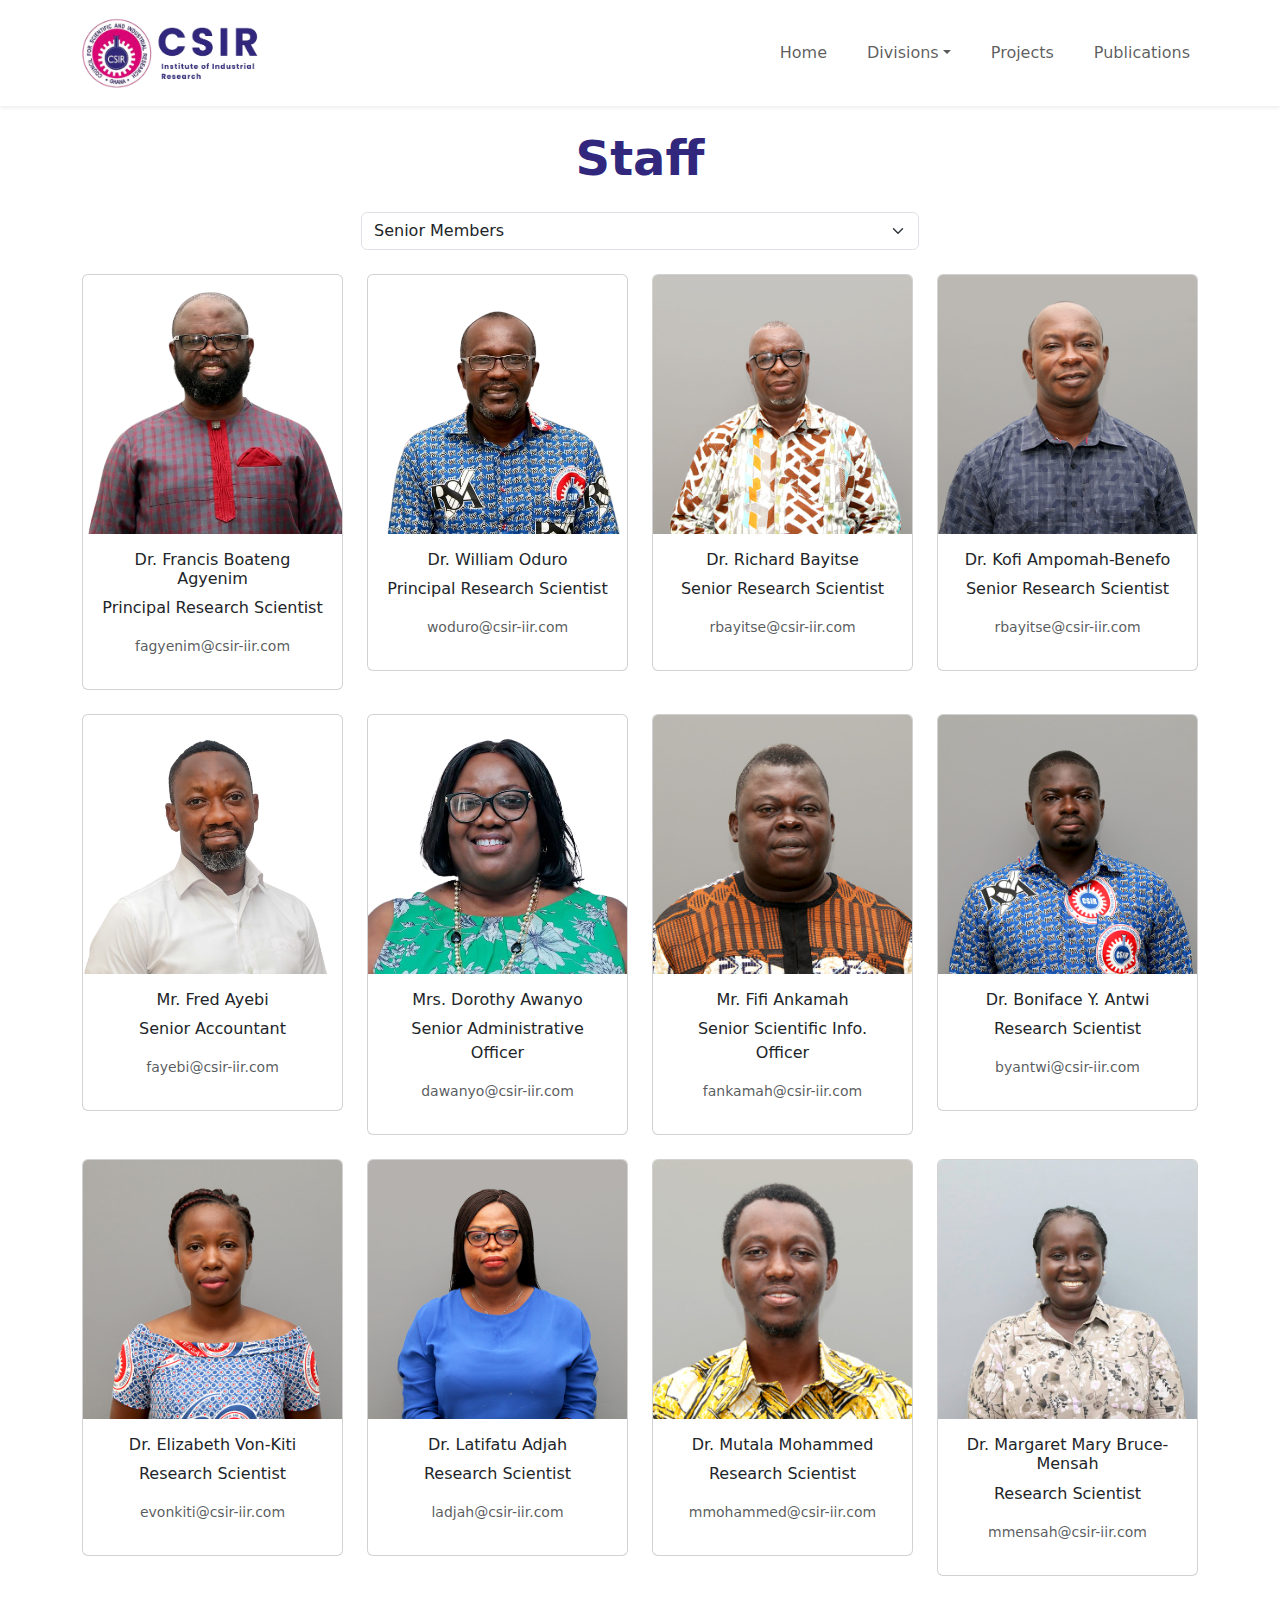
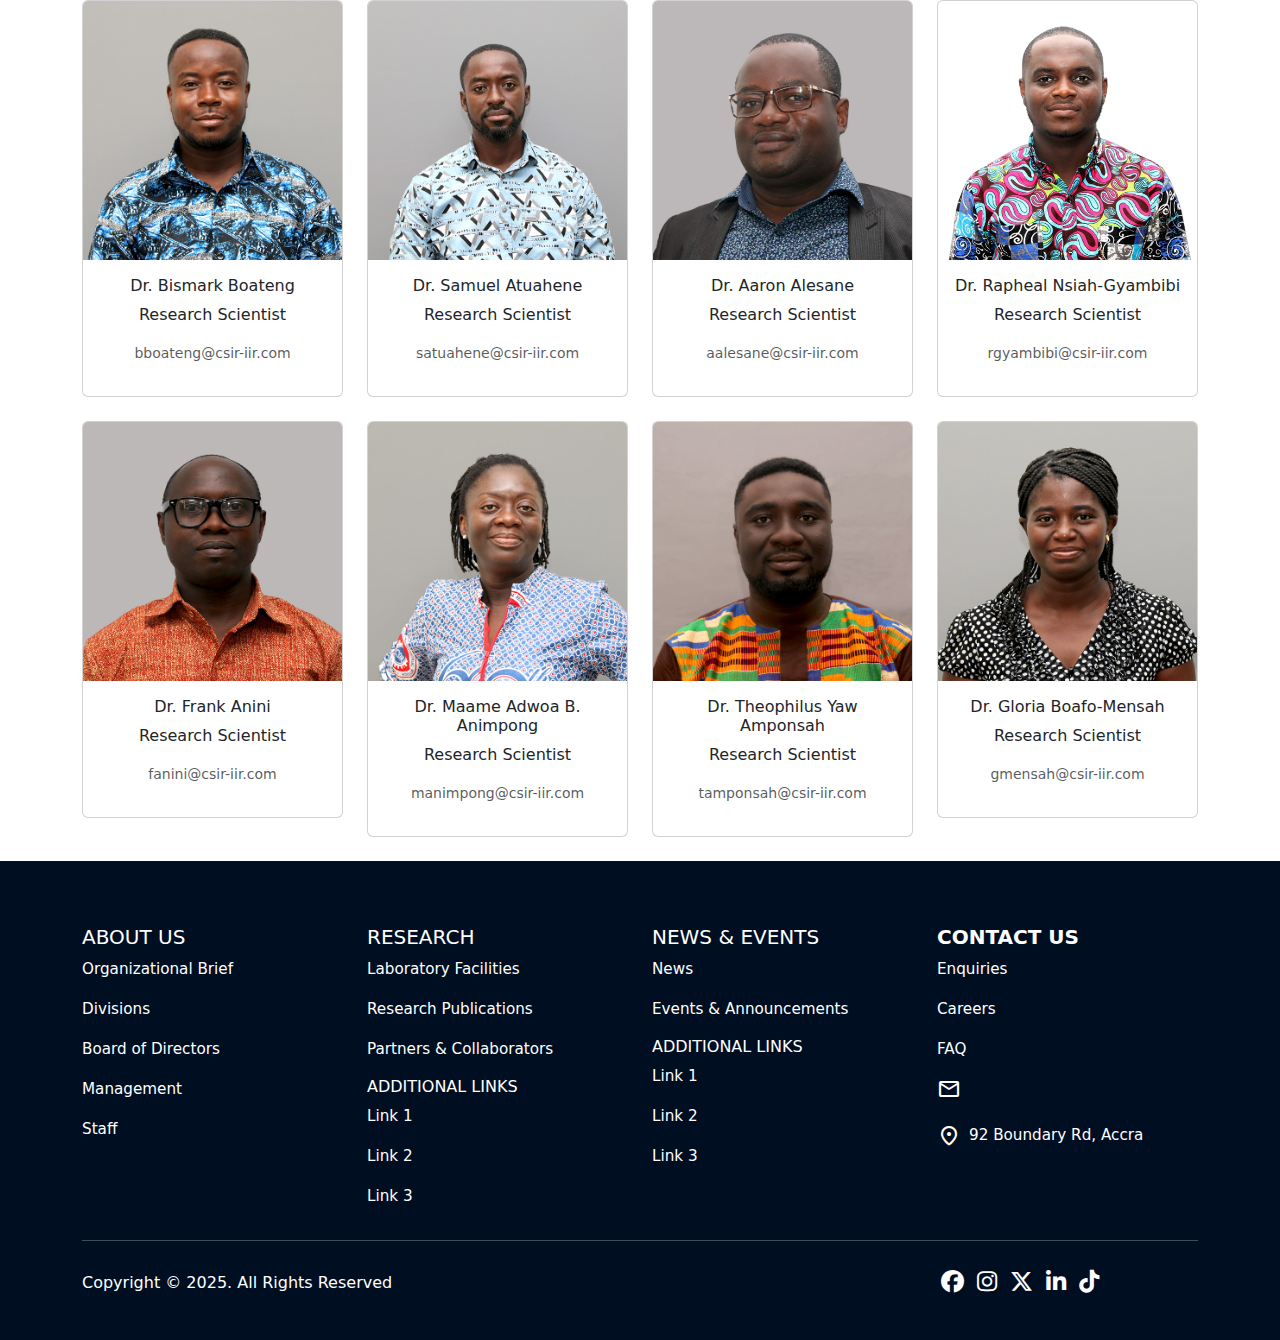
<file: pages/staff.html>
<!DOCTYPE html>
<html lang="en">
  <head>
    <meta charset="UTF-8" />
    <meta name="viewport" content="width=device-width, initial-scale=1.0" />
    <title>CSIR - Institute of Industrial Research</title>
    <link rel="stylesheet" href="/assets/css/style.css" />
    <link
      rel="shortcut icon"
      href="/assets/images/csir.png"
      type="image/x-icon"
    />

    <!-- ICONS -->
    <link
      rel="stylesheet"
      href="https://fonts.googleapis.com/css2?family=Material+Symbols+Rounded:opsz,wght,FILL,GRAD@24,400,0..1,0"
    />
    <link
      rel="stylesheet"
      href="https://cdnjs.cloudflare.com/ajax/libs/font-awesome/6.7.2/css/all.min.css"
      integrity="sha512-Evv84Mr4kqVGRNSgIGL/F/aIDqQb7xQ2vcrdIwxfjThSH8CSR7PBEakCr51Ck+w+/U6swU2Im1vVX0SVk9ABhg=="
      crossorigin="anonymous"
      referrerpolicy="no-referrer"
    />

    <!-- CSS FRAMEWORK -->
    <link
      href="https://cdn.jsdelivr.net/npm/bootstrap@5.3.3/dist/css/bootstrap.min.css"
      rel="stylesheet"
      integrity="sha384-QWTKZyjpPEjISv5WaRU9OFeRpok6YctnYmDr5pNlyT2bRjXh0JMhjY6hW+ALEwIH"
      crossorigin="anonymous"
    />
    <script
      defer
      src="https://cdn.jsdelivr.net/npm/bootstrap@5.3.0/dist/js/bootstrap.bundle.min.js"
    ></script>
  </head>
  <body>
    <nav class="navbar navbar-expand-sm navbar-light bg-white shadow-sm">
      <div class="container">
        <a href="/index.html" class="navbar-brand"
          ><img src="/assets/images/logo.png" class="navbar-brand" alt=""
        /></a>
        <button
          class="navbar-toggler d-lg-none"
          type="button"
          data-bs-toggle="collapse"
          data-bs-target="#collapsibleNavId"
          aria-controls="collapsibleNavId"
          aria-expanded="false"
          aria-label="Toggle navigation"
        >
          <span class="navbar-toggler-icon"></span>
        </button>
        <div
          class="collapse navbar-collapse justify-content-end"
          id="collapsibleNavId"
        >
          <ul class="navbar-nav nav d-flex gap-4">
            <li class="nav-item">
              <a class="nav-link" href="/index.html">Home</a>
            </li>
            <li class="nav-item dropdown">
              <a
                class="nav-link dropdown-toggle"
                href="#"
                id="divisionDropdown"
                role="button"
                data-bs-toggle="dropdown"
                aria-expanded="false"
                >Divisions</a
              >
              <ul
                class="divisions-dropdown dropdown-menu"
                aria-labelledby="divisionDropdown"
              >
                <li>
                  <a class="dropdown-item" href="#semd" data-bs-toggle="tab"
                    >Sanitation & Environmental M</a
                  >
                </li>
                <li>
                  <a class="dropdown-item" href="#setd" data-bs-toggle="tab"
                    >Sustainable Energy</a
                  >
                </li>
                <li>
                  <a class="dropdown-item" href="#mmd" data-bs-toggle="tab"
                    >Materials & Manufacturing</a
                  >
                </li>
                <li>
                  <a class="dropdown-item" href="#edpd" data-bs-toggle="tab"
                    >Engineering Design & Prototyping</a
                  >
                </li>
                <li>
                  <a
                    class="dropdown-item"
                    href="#metrology"
                    data-bs-toggle="tab"
                    >Metrology</a
                  >
                </li>
                <li>
                  <a class="dropdown-item" href="#bsid" data-bs-toggle="tab"
                    >Business & Information Services</a
                  >
                </li>
                <li>
                  <a class="dropdown-item" href="#eetd" data-bs-toggle="tab"
                    >Emerging Engineering Technologies</a
                  >
                </li>
                <li>
                  <a class="dropdown-item" href="#prmd" data-bs-toggle="tab"
                    >Project Resource Mobilization</a
                  >
                </li>
              </ul>
            </li>
            <li class="nav-item">
              <a class="nav-link" href="/pages/projects.html">Projects</a>
            </li>

            <li class="nav-item">
              <a class="nav-link" href="#">Publications</a>
            </li>
          </ul>
        </div>
      </div>
    </nav>

    <div class="container mt-4">
      <!-- Staff Dropdown Filter -->
      <h4 class="text-center display-5 pb-3 p-text-color fw-bold mt-4">
        Staff
      </h4>
      <div class="d-flex justify-content-center mb-4">
        <select
          id="staffFilter"
          class="form-select w-50"
          onchange="filterStaff()"
        >
          <option value="senior-members">Senior Members</option>
          <option value="senior-staff">Senior Staff</option>
          <option value="junior-staff">Junior Staff</option>
        </select>
      </div>

      <!-- Staff Grid -->
      <div class="row" id="staffContainer"></div>
    </div>

    <!-- FOOTER -->
    <footer class="dark-bg text-white pt-5 pb-4">
      <div class="container text-md-left justify-content-center">
        <div class="row text-md-left justify-content-center">
          <div class="col-md-12 col-lg-3 col-xl-3 mx-auto mt-3">
            <h5 class="text-uppercase font-weight-bold">ABOUT US</h5>
            <p class="footer-list">
              <a href="/pages/about.html" class="footer-link text-white"
                >Organizational Brief</a
              >
            </p>
            <p class="footer-list">
              <a href="/pages/divisions.html" class="footer-link text-white"
                >Divisions</a
              >
            </p>
            <p class="footer-list">
              <a href="#" class="footer-link text-white">Board of Directors</a>
            </p>
            <p class="footer-list">
              <a href="/pages/management.html" class="footer-link text-white"
                >Management</a
              >
            </p>
            <p class="footer-list">
              <a href="/pages/staff.html" class="footer-link text-white"
                >Staff</a
              >
            </p>
          </div>

          <div class="col-md-12 col-lg-3 col-xl-3 mx-auto mt-3">
            <h5 class="text-uppercase font-weight-bold">Research</h5>
            <p class="footer-list">
              <a
                href="/pages/laboratory-facilities.html"
                class="footer-link text-white"
                >Laboratory Facilities</a
              >
            </p>
            <p class="footer-list">
              <a href="/pages/publications.html" class="footer-link text-white"
                >Research Publications</a
              >
            </p>
            <p class="footer-list">
              <a href="#" class="footer-link text-white"
                >Partners & Collaborators</a
              >
            </p>
            <div class="row">
              <h5 class="text-uppercase fs-6 font-weight-bold">
                Additional Links
              </h5>

              <p class="footer-list">
                <a href="#" class="footer-link text-white">Link 1</a>
              </p>
              <p class="footer-list">
                <a href="#" class="footer-link text-white">Link 2</a>
              </p>
              <p class="footer-list">
                <a href="#" class="footer-link text-white">Link 3</a>
              </p>
            </div>
          </div>

          <div class="col-md-12 col-lg-3 col-xl-3 mx-auto mt-3">
            <h5 class="text-uppercase font-weight-bold">News & Events</h5>
            <p class="footer-list">
              <a href="/pages/news.html" class="footer-link text-white">News</a>
            </p>
            <p class="footer-list">
              <a href="#" class="footer-link text-white"
                >Events & Announcements</a
              >
            </p>
            <div class="row">
              <h5 class="text-uppercase fs-6 font-weight-bold">
                Additional Links
              </h5>

              <p class="footer-list">
                <a href="#" class="footer-link text-white">Link 1</a>
              </p>
              <p class="footer-list">
                <a href="#" class="footer-link text-white">Link 2</a>
              </p>
              <p class="footer-list">
                <a href="#" class="footer-link text-white">Link 3</a>
              </p>
            </div>
          </div>

          <div class="col-md-12 col-lg-3 col-xl-3 mx-auto mt-3">
            <h5 class="text-uppercase fw-bold">Contact Us</h5>
            <p class="footer-list">
              <a href="#" class="footer-link text-white">Enquiries</a>
            </p>
            <p class="footer-list">
              <a href="#" class="footer-link text-white">Careers</a>
            </p>
            <p class="footer-list">
              <a href="#" class="footer-link text-white">FAQ</a>
            </p>
            <p class="text-white footer-link">
              <span class="material-symbols-rounded pe-2"> mail </span>
              <span class="position-absolute"></span>
            </p>
            <p class="text-white footer-link">
              <span class="material-symbols-rounded pe-2"> location_on </span>
              <span class="position-absolute"
                ><a
                  href="https://maps.app.goo.gl/pXSfc7gijjdzoppE9"
                  class="text-decoration-none text-white"
                  >92 Boundary Rd, Accra</a
                ></span
              >
            </p>
          </div>
        </div>

        <div class="row">
          <div class="col-md-12 col-lg-3 col-xl-3"></div>
        </div>

        <hr class="mb-4" />

        <div class="row align-items-center">
          <div class="col-md-7 col-lg-8">
            <p>Copyright &copy 2025. All Rights Reserved</p>
            <a href="#"></a>
          </div>

          <div class="col-md-5 col-lg-4">
            <div class="text-center text-md-right">
              <ul class="list-unstyled list-inline">
                <li class="list-inline-item">
                  <a href="#" class="btn-floating btn-sm text-white socials"
                    ><i class="fab fa-facebook"></i
                  ></a>
                </li>
                <li class="list-inline-item">
                  <a href="#" class="btn-floating btn-sm text-white socials"
                    ><i class="fab fa-instagram"></i
                  ></a>
                </li>
                <li class="list-inline-item">
                  <a href="#" class="btn-floating btn-sm text-white socials"
                    ><i class="fab fa-x-twitter"></i
                  ></a>
                </li>
                <li class="list-inline-item">
                  <a href="#" class="btn-floating btn-sm text-white socials"
                    ><i class="fab fa-linkedin-in"></i
                  ></a>
                </li>
                <li class="list-inline-item">
                  <a href="#" class="btn-floating btn-sm text-white socials"
                    ><i class="fab fa-tiktok"></i
                  ></a>
                </li>
              </ul>
            </div>
          </div>
        </div>
      </div>
    </footer>

    <script src="/assets/js/staff.js"></script>
    <script src="/assets/js/script.js"></script>
  </body>
</html>
</file>
<file: assets/css/style.css>
@import url('https://fonts.googleapis.com/css2?family=Playfair+Display:ital,wght@0,500;0,600;0,700;1,400&family=Poppins:ital,wght@0,100;0,200;0,300;0,400;0,500;0,600;0,700;0,800;0,900;1,100;1,200;1,300;1,400;1,500;1,600;1,700;1,800;1,900&display=swap');

/* ROOT VARIABLES */

:root {
  --primary-color: #31287d;
  --white: #ffffff;
  --dark: #000e22;
  --primary-pink: #e60076;
  --accent-color: #3498db;
  --hover-transition: all 0.3s ease;
}

.dark-bg {
  background-color: var(--dark);
}

.p-text-color {
  color: var(--primary-color);
}
.pink-text {
  color: var(--primary-pink);
}

.custom-border {
  border-top: 2px solid var(--primary-color);
  border-bottom: 2px solid var(--primary-color);
}

body,
html {
  font-family: 'Poppins', sans-serif;
}

/* NAV AND CAROUSEL SECTION */

.c-item {
  height: 100vh;
}

.carousel-caption {
  margin-top: 10%;
}

.c-img {
  height: 100%;
  object-fit: cover;
  filter: brightness(0.4);
}

.navbar-brand {
  width: 200px;
  height: 100px;
  margin-top: -10px;
}

.offcanvas.offcanvas-end {
  width: 250px;
  background-color: var(--dark);
  color: #ffffff;
}
.offcanvas-backdrop.show {
  opacity: 0.5;
}
.offcanvas-body .nav-link {
  color: #ffffff;
}

.dir-img {
  object-fit: cover;
  display: flex;
  align-items: center;
  justify-content: center;
  width: 100%;
  height: auto;
  padding-bottom: 3rem;
}

.dir-message-more {
  display: none;
}
a.btn.learn-more-btn {
  background-color: var(--primary-pink);
  color: var(--white);
  outline: none;
  width: 100px;
  padding: 7px;
  position: relative;
  left: 45%;
}
a.btn.learn-more-btn:hover {
  background-color: var(--primary-pink);
  color: var(--white);
  outline: none;
}
a.btn.learn-more-btn:focus {
  background-color: var(--primary-pink);
  outline: none;
  border: none;
}

button.floating-call-btn {
  padding: 10px;
  font-size: 0.4rem;
  background-color: var(--primary-color);
  color: var(--white);
  border-radius: 50%;
  position: fixed;
  right: 3%;
  bottom: 3%;
  z-index: 10;
  outline: none;
  color: var(--primary-color);
}

button.floating-call-btn:hover,
button.floating-call-btn:focus {
  background-color: var(--primary-color);
  color: var(--primary-color);
  transform: scale(1.2);
}

.read-more {
  color: var(--primary-color);
  cursor: pointer;
}

/* ABOUT US */

.main-section {
  padding-top: 10%;
}

.goals-section {
  background-color: rgb(247, 247, 247);
}

.underline-text {
  position: relative;
}

.underline-text::after {
  content: '';
  position: absolute;
  bottom: 0;
  left: 42%;
  width: 15%;
  height: 3px; /* Adjust thickness as needed */
  background-color: var(--primary-pink); /* Customize underline color */
  transition: transform 0.25s ease-out;
}
.logo-c {
  overflow: hidden;
  display: flex;
  justify-content: center;
  align-items: center;
}
.original-logo {
  position: relative;
  width: 100%;
  right: 0;
  overflow: hidden;
  object-fit: cover;
  object-position: 55%;
  z-index: -10;
  overflow: hidden;
}

.feature-item {
  display: flex;
  gap: 10px;
}

.feature-icon {
  color: var(--primary-color);
}

/* DIVISIONS */
.nav-tabs .nav-link {
  color: #495057;
  font-weight: bold;
}
.nav-tabs .nav-link.active {
  background-color: #0d6efd;
  color: white;
}
.tab-content {
  background: white;
  padding: 20px;
  border-radius: 5px;
  box-shadow: 0px 0px 10px rgba(0, 0, 0, 0.1);
}

ul.divisions-dropdown {
  min-width: 280px;
  white-space: normal;
  word-wrap: break-word;
  overflow: hidden;
}

.hero-section {
  background: rgb(2, 0, 36);
  background: linear-gradient(
    90deg,
    rgba(2, 0, 36, 1) 0%,
    rgba(9, 9, 121, 0.7511379551820728) 35%,
    rgba(0, 212, 255, 1) 100%
  );
  background-size: cover;
  object-fit: cover;
  height: 350px;
  color: var(--white);
  position: relative;
  display: flex;
  align-items: center;
  justify-content: center;
  z-index: 1;
}

.hero-section .hero-logo {
  position: absolute;
  top: 50%;
  left: 50%;
  transform: translate(-50%, -50%);
  max-width: 20%;
  height: auto;
  opacity: 0.1;
  z-index: 0;
}

.breadcrumb-item + .breadcrumb-item::before {
  color: white !important;
}

.gallery-img {
  width: 100%;
  height: 200px;
  object-fit: cover;
  border-radius: 12px;
  transition: transform 0.3s ease-in-out;
}
.gallery-img:hover {
  transform: scale(1.05);
}
.gallery-item {
  cursor: pointer;
}

.division-title,
.division-description,
.services-list,
.division-head,
.projects-gallery {
  transition: opacity 0.3s ease;
}

.loading {
  opacity: 0.5;
  pointer-events: none;
}

/* PROJECTS */

.parallax-inner h1 {
  color: rgba(255, 255, 255, 0.4);
}

.parallax-1 {
  background: url('/assets/images/image-7.jpg') no-repeat;
  background-size: cover;
  background-position: center;
  background-attachment: fixed;
}
.parallax-2 {
  background: url('/assets/images/image-6.jpg') no-repeat;
  background-size: cover;
  background-position: center;
  background-attachment: fixed;
}
.parallax-3 {
  background: url('/assets/images/image-4.jpg') no-repeat;
  background-size: cover;
  background-position: center;
  background-attachment: fixed;
}

.parallax-inner {
  padding: 20% 0;
}

/* PUBLICATIONS */
.sidebar {
  height: 100vh;
  width: 250px;
  position: fixed;
  background-color: var(--dark);
  padding-top: 20px;
  transition: transform 0.3s ease-in-out;
}
.sidebar a {
  padding: 10px;
  text-decoration: none;
  font-size: 18px;
  color: #ffffff;
  display: block;
}
.sidebar a:hover {
  background-color: var(--white);
  color: var(--primary-color);
}
.content {
  margin-left: 260px;
  padding: 20px;
}

/* GALLERY PAGE */

.gallery-section {
  padding: 80px 0;
}

.section-title {
  text-align: center;
  margin-bottom: 50px;
  position: relative;
  font-weight: 700;
  color: var(--primary-color);
}

.section-title::after {
  content: '';
  position: absolute;
  bottom: -15px;
  left: 50%;
  transform: translateX(-50%);
  width: 80px;
  height: 3px;
  background: var(--accent-color);
}

.gallery-nav .nav-link {
  font-weight: 600;
  color: var(--primary-color);
  margin: 0 15px;
  transition: var(--hover-transition);
  border-radius: 30px;
}

.gallery-nav .nav-link.active {
  background: var(--accent-color);
  color: white;
}

.gallery-card {
  border: none;
  border-radius: 15px;
  overflow: hidden;
  margin-bottom: 30px;
  transition: var(--hover-transition);
  box-shadow: 0 10px 30px rgba(0, 0, 0, 0.08);
}

.gallery-card:hover {
  transform: translateY(-10px);
  box-shadow: 0 15px 40px rgba(0, 0, 0, 0.12);
}

.gallery-card img {
  height: 250px;
  object-fit: cover;
  transition: var(--hover-transition);
}

.gallery-card:hover img {
  transform: scale(1.05);
  cursor: pointer;
}

.video-card {
  position: relative;
  overflow: hidden;
}

.video-overlay {
  position: absolute;
  top: 0;
  left: 0;
  width: 100%;
  height: 100%;
  background: rgba(0, 0, 0, 0.4);
  display: flex;
  align-items: center;
  justify-content: center;
  opacity: 0;
  transition: var(--hover-transition);
}

.video-card:hover .video-overlay {
  opacity: 1;
}

.play-icon {
  width: 60px;
  height: 60px;
  background: rgba(255, 255, 255, 0.8);
  border-radius: 50%;
  display: flex;
  align-items: center;
  justify-content: center;
  font-size: 24px;
  color: var(--accent-color);
  transition: var(--hover-transition);
}

.play-icon:hover {
  transform: scale(1.1);
  background: white;
}

.image-overlay {
  position: absolute;
  bottom: 0; /* Keep it visible */
  left: 0;
  width: 100%;
  padding: 20px;
  background: linear-gradient(transparent, rgba(0, 0, 0, 0.8));
  color: white;
  opacity: 0; /* Initially hidden */
  transition: opacity 0.3s ease-in-out;
}

.gallery-card:hover .image-overlay {
  opacity: 1; /* Show on hover */
}

/* CONTACT US PAGE */
.contact-card {
  transition: transform 0.3s ease;
  border: none;
  border-radius: 15px;
  box-shadow: 0 4px 6px rgba(0, 0, 0, 0.1);
}

.contact-card:hover {
  transform: translateY(-5px);
}

.form-control:focus {
  box-shadow: none;
  border-color: #0d6efd;
}

.social-icon {
  transition: color 0.3s ease;
  font-size: 1.5rem;
  color: #2c3e50;
}

.social-icon:hover {
  color: var(--primary-color);
}

/* FOOTER */

.footer-link {
  text-decoration: none;
  font-size: 0.95rem;
}

p.footer-list:hover {
  color: var(--primary-pink);
}

.socials {
  font-size: 23px;
}

.nav-item #navbarDropdown:hover {
  color: var(--primary-pink);
}

ul .dropdown-menu {
  width: 100%;
}

/* DIVISION PROJECTS */
.gallery-card {
  border-radius: 10px;
  overflow: hidden;
  transition: transform 0.3s ease-in-out;
}

.gallery-card:hover {
  transform: scale(1.05);
}

.gallery-img {
  height: 200px;
  object-fit: cover;
  border-radius: 10px 10px 0 0;
}

/* STAFF PAGE */
.staff-card .card {
  width: 100%;
  max-width: 250px;
  margin: auto;
}
.staff-card .card img {
  width: 100%;
  height: 200px;
  object-fit: cover;
}

/* NEWS PAGE */

.news-item {
  display: flex;
  align-items: stretch;
  border-bottom: 2px solid #eee;
}
.news-date {
  background: var(--primary-pink);
  color: white;
  text-align: center;
  width: 80px;
  padding: 10px;
  font-weight: bold;
}
.news-date span {
  display: block;
  font-size: 1.5rem;
}
.news-content {
  background: var(--primary-color);
  color: white;
  padding: 15px;
  flex-grow: 1;
}
.news-content h5 {
  font-size: 1.2rem;
  font-weight: bold;
}
.featured-news img {
  width: 100%;
  height: 250px;
  object-fit: cover;
}

/* FAQ PAGE */
.faq-container {
  max-width: 800px;
  margin: auto;
  padding: 50px 20px;
}
.glass-card {
  background: rgba(255, 255, 255, 0.1);
  backdrop-filter: blur(10px);
  border-radius: 10px;
  padding: 20px;
  box-shadow: 0 4px 12px rgba(255, 255, 255, 0.1);
}
.accordion-button {
  background: transparent;
  color: white;
  border: none;
}
.accordion-button:focus {
  box-shadow: none;
}

.faq-image {
  max-width: 500px;
  margin-top: -15%;
}

/* LABORATORY PAGE */
.lab-section {
  background: linear-gradient(135deg, #0f2027, #203a43, #2c5364);
  height: 60vh;
}
.facility-card {
  transition: transform 0.3s ease, box-shadow 0.3s ease;
  border: none;
  border-radius: 15px;
  overflow: hidden;
}
.facility-card:hover {
  transform: translateY(-10px);
  box-shadow: 0 15px 30px rgba(0, 0, 0, 0.1);
  cursor: pointer;
}
.gradient-text {
  background: linear-gradient(45deg, #7ebee9, #4e4376);
  -webkit-background-clip: text;
  -webkit-text-fill-color: transparent;
}

.modal-img-container {
  display: flex;
  justify-content: center;
  align-items: center;
  height: 100%;
}
.modal-img-container img {
  max-height: 70vh;
  width: auto;
}
/* RESPONSIVE */

@media (max-width: 768px) {
  .main-section {
    padding-top: 25%;
  }
  .parallax-1,
  .parallax-2,
  .parallax-3 {
    min-height: 80vh;
    background-size: cover;
    background-position: center;
    background-attachment: fixed;
  }
  .sidebar {
    transform: translateX(-100%);
  }
  .sidebar.show {
    transform: translateX(0);
  }
  .content {
    margin-left: 0;
  }
  .toggle-btn {
    position: absolute;
    top: 23%;
    right: 15px;
    background-color: #343a40;
    color: white;
    border: none;
    padding: 10px;
    cursor: pointer;
    z-index: 1000;
  }
}

/* @media (min-width: 992px) {
  .carousel-caption {
    position: relative;
    top: 50%;
    transform: translateY(7%);
    text-align: center;
  }
  .learn-more-btn {
    display: none;
  }
} */
</file>
